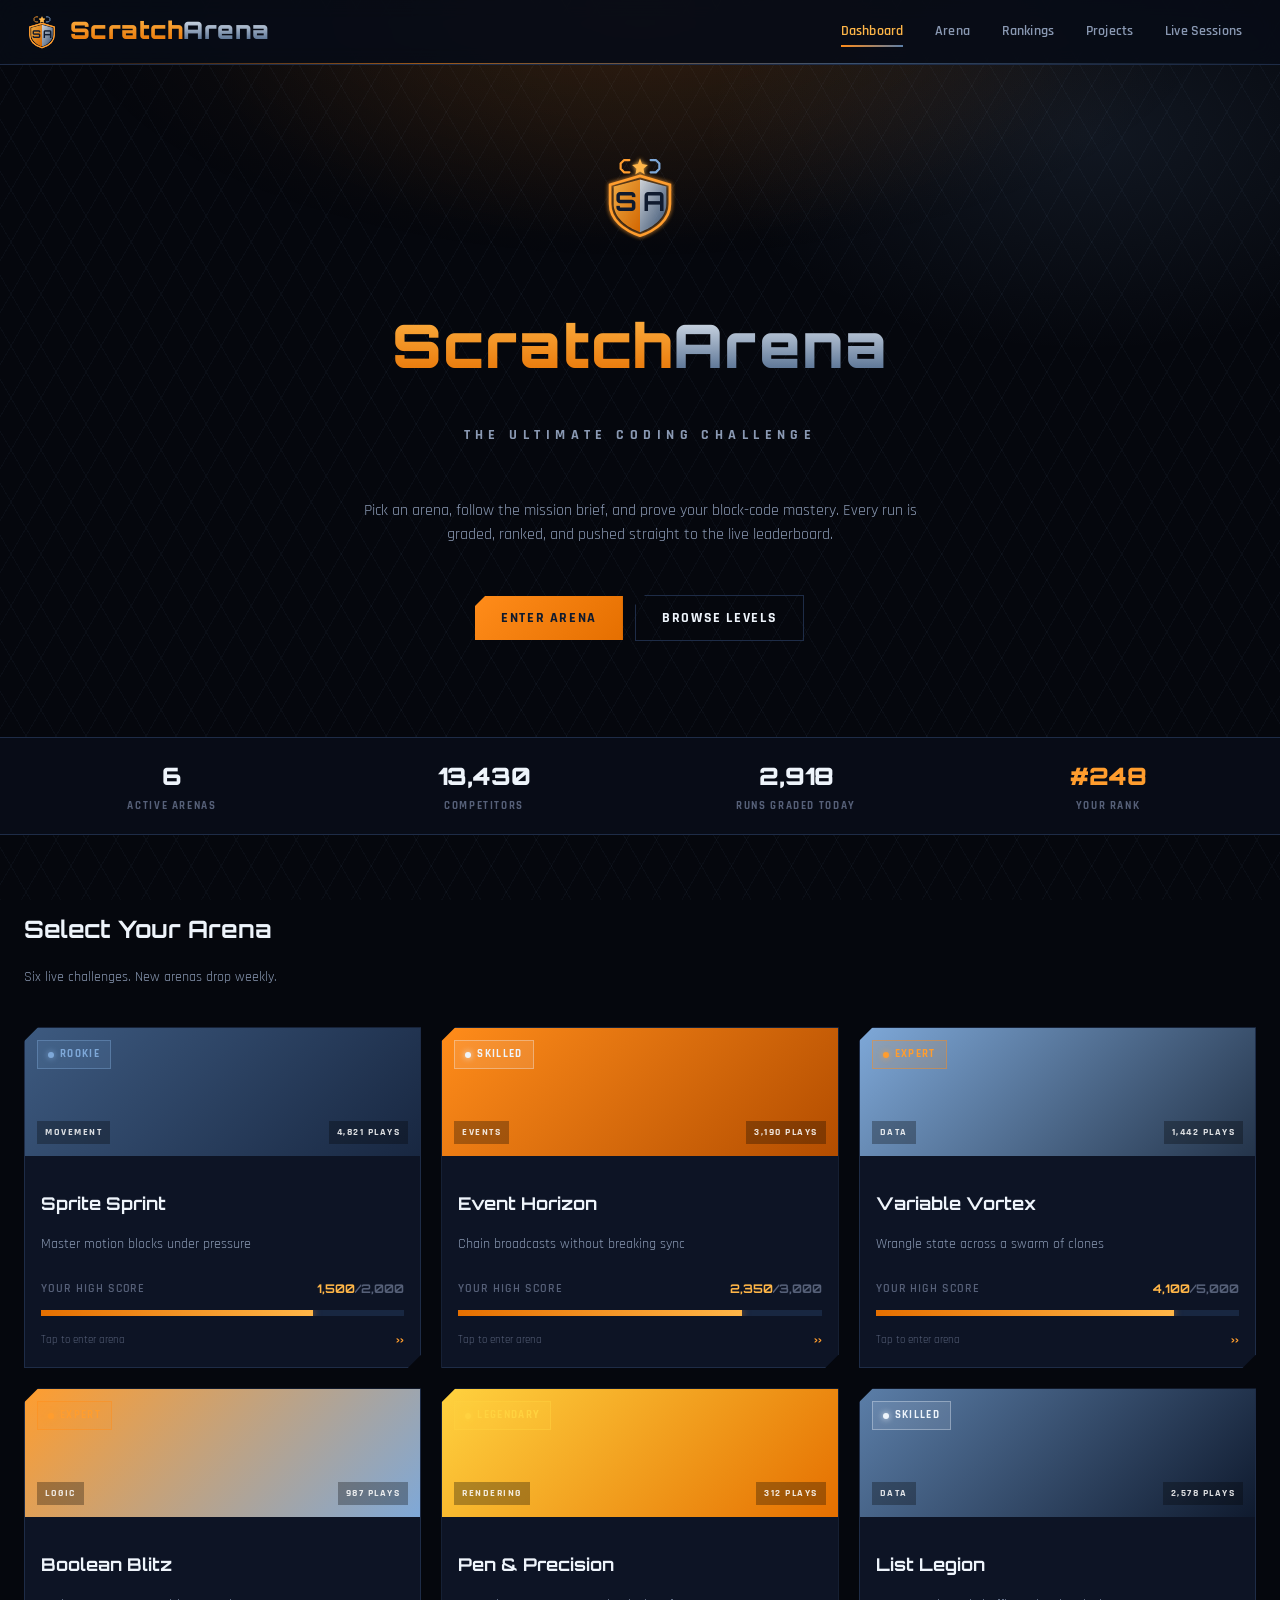
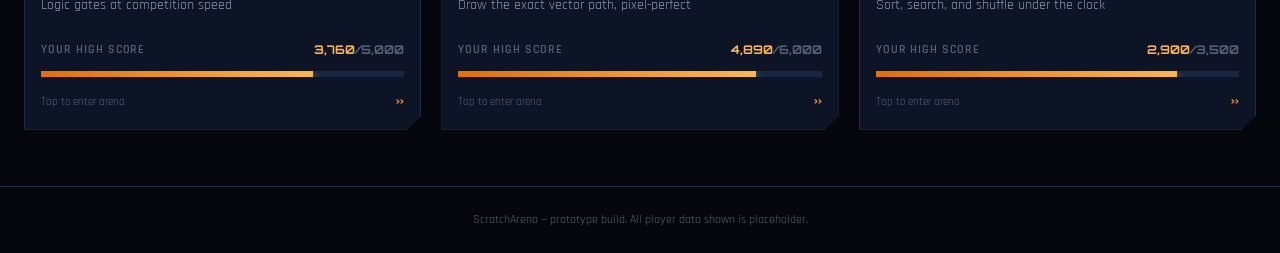
<file: Website/index.html>
<!doctype html>
<html lang="en">
<head>
  <meta charset="UTF-8" />
  <meta name="viewport" content="width=device-width, initial-scale=1.0" />
  <title>ScratchArena — The Ultimate Coding Challenge</title>
  <meta name="description" content="A gamified competitive learning platform for Scratch. Battle through coding arenas, climb the leaderboard, and prove your block-code mastery." />

  <link rel="preconnect" href="https://fonts.googleapis.com" />
  <link rel="preconnect" href="https://fonts.gstatic.com" crossorigin />
  <link href="https://fonts.googleapis.com/css2?family=Orbitron:wght@500;700;800;900&family=Rajdhani:wght@400;500;600;700&display=swap" rel="stylesheet" />

  <link rel="stylesheet" href="css/style.css" />
</head>
<body>
  <div class="sa-bg-field"></div>
  <div id="navbar-root"></div>

  <main>
    <section class="hero">
      <div class="hero-inner">
        <div class="fade-in-up">
          <div style="display:flex; justify-content:center;">
            <!-- logo injected by dashboard.js -->
            <div id="hero-logo"></div>
          </div>
        </div>
        <div class="fade-in-up" style="animation-delay:0.08s;">
          <h1 class="hero-title font-display">
            <span class="grad-text-orange">Scratch</span><span class="grad-text-steel">Arena</span>
          </h1>
          <p class="hero-sub">The Ultimate Coding Challenge</p>
        </div>
        <p class="hero-desc fade-in-up" style="animation-delay:0.16s;">
          Pick an arena, follow the mission brief, and prove your block-code mastery.
          Every run is graded, ranked, and pushed straight to the live leaderboard.
        </p>
        <div class="hero-actions fade-in-up" style="animation-delay:0.24s;">
          <a href="arena.html?level=1" class="btn btn-primary clip-btn">Enter Arena</a>
          <a href="#levels" class="btn btn-outline clip-btn">Browse Levels</a>
        </div>
      </div>
    </section>

    <section class="stats-strip">
      <div class="container stats-grid" id="stats-grid"></div>
    </section>

    <section class="section container" id="levels">
      <div class="section-header">
        <div>
          <h2 class="section-title">Select Your Arena</h2>
          <p class="section-desc">Six live challenges. New arenas drop weekly.</p>
        </div>
      </div>
      <div class="level-grid" id="level-grid"></div>
    </section>
  </main>

  <div id="footer-root"></div>

  <script src="js/data.js"></script>
  <script src="js/extensionApi.js"></script>
  <script src="js/components.js"></script>
  <script src="js/dashboard.js"></script>
</body>
</html>
</file>
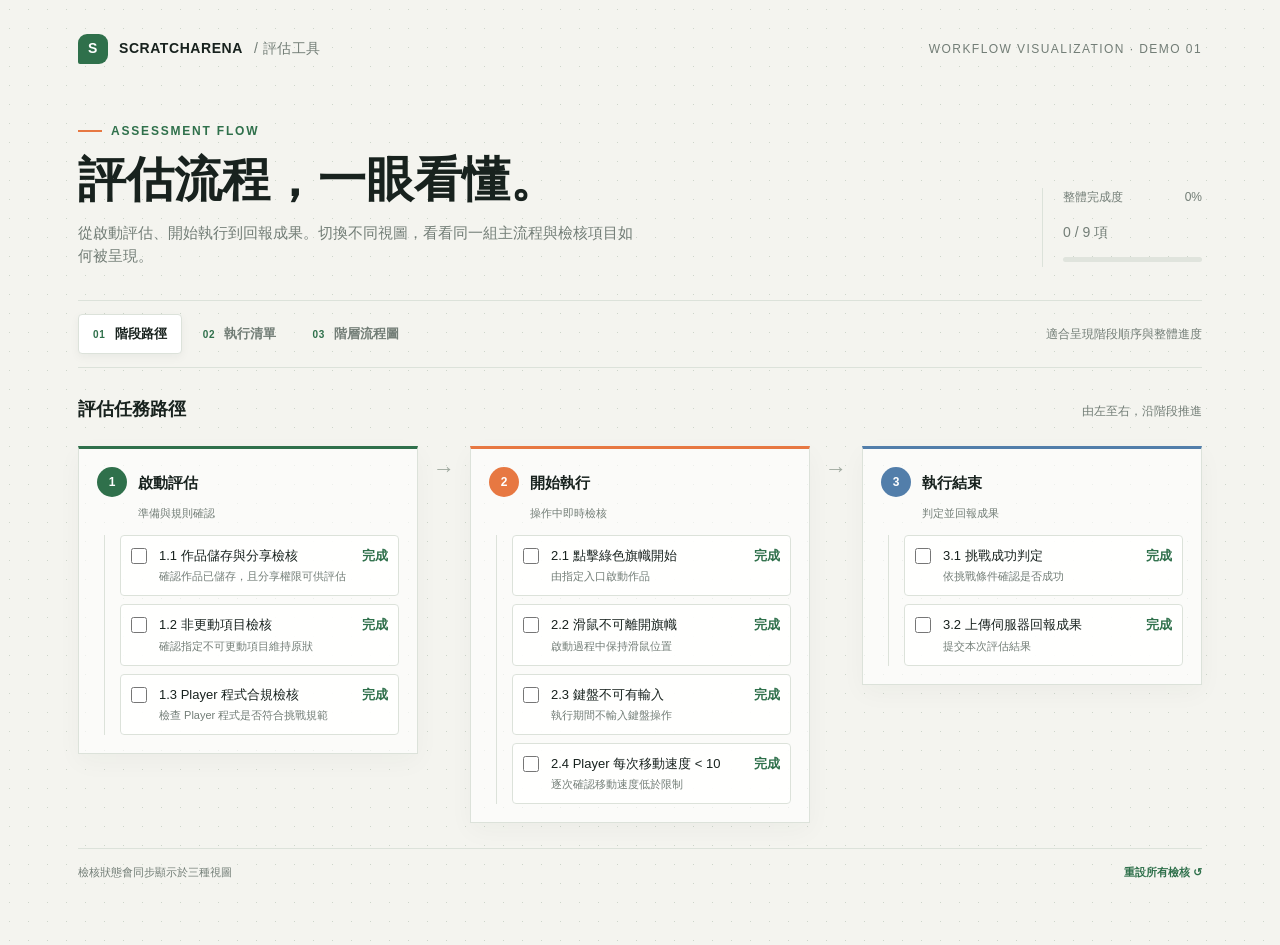
<file: Testing/TestProgressVis.html>
<!doctype html>
<html lang="zh-Hant">
<head>
	<meta charset="utf-8">
	<meta name="viewport" content="width=device-width, initial-scale=1">
	<meta name="theme-color" content="#f4f4ef">
	<title>ScratchArena｜評估流程視覺化</title>
	<style>
		:root {
			color-scheme: light;
			--paper: #f4f4ef;
			--surface: #fff;
			--ink: #18221e;
			--muted: #727d76;
			--line: #dce2da;
			--green: #2f704b;
			--green-soft: #e5f1e7;
			--orange: #e77842;
			--orange-soft: #fff0e8;
			--blue: #527eaa;
			--blue-soft: #eaf1f8;
			--shadow: 0 16px 42px rgba(27, 43, 34, .08);
		}
		* { box-sizing: border-box; }
		body {
			margin: 0;
			min-width: 320px;
			min-height: 100vh;
			color: var(--ink);
			background-color: var(--paper);
			background-image: radial-gradient(#cdd5ca 0.75px, transparent 0.75px);
			background-size: 19px 19px;
			font-family: "Aptos", "Microsoft JhengHei UI", "Noto Sans TC", sans-serif;
			line-height: 1.55;
		}
		button { font: inherit; }
		.page { max-width: 1180px; margin: 0 auto; padding: 34px 28px 64px; }
		.topbar { display: flex; align-items: center; justify-content: space-between; gap: 16px; margin-bottom: 58px; }
		.brand { display: flex; align-items: center; gap: 11px; font-size: 14px; font-weight: 800; letter-spacing: .04em; white-space: nowrap; }
		.brand-mark { display: grid; width: 30px; height: 30px; place-items: center; color: white; background: var(--green); border-radius: 9px 9px 9px 2px; font-size: 14px; }
		.top-note { color: var(--muted); font-size: 12px; letter-spacing: .12em; text-transform: uppercase; }
		.intro { display: grid; grid-template-columns: 1fr auto; align-items: end; gap: 30px; margin-bottom: 33px; }
		.eyebrow { display: flex; align-items: center; gap: 9px; margin: 0 0 12px; color: var(--green); font-size: 12px; font-weight: 800; letter-spacing: .15em; }
		.eyebrow::before { width: 24px; height: 2px; background: var(--orange); content: ""; }
		h1 { margin: 0; font-size: clamp(30px, 5vw, 48px); line-height: 1.13; letter-spacing: 0; }
		.lede { max-width: 560px; margin: 14px 0 0; color: var(--muted); font-size: 15px; }
		.overall { min-width: 160px; padding: 0 0 5px 20px; border-left: 1px solid var(--line); }
		.overall-label { display: flex; justify-content: space-between; color: var(--muted); font-size: 12px; }
		.overall-count { margin-top: 2px; font-size: 25px; font-weight: 800; font-variant-numeric: tabular-nums; }
		.overall-count span { color: var(--muted); font-size: 14px; font-weight: 500; }
		.progress-track { height: 5px; margin-top: 10px; overflow: hidden; background: #e0e4dd; border-radius: 5px; }
		.progress-fill { width: 0; height: 100%; background: var(--green); transition: width .35s ease; }
		.viewbar { display: flex; align-items: center; justify-content: space-between; gap: 20px; padding: 13px 0; border-top: 1px solid var(--line); border-bottom: 1px solid var(--line); }
		.tabs { display: flex; flex-wrap: wrap; gap: 6px; }
		.tab { display: inline-flex; align-items: center; gap: 9px; min-height: 40px; padding: 0 14px; color: var(--muted); background: transparent; border: 1px solid transparent; border-radius: 4px; cursor: pointer; font-size: 13px; font-weight: 700; transition: .2s ease; }
		.tab:hover { color: var(--ink); background: rgba(255,255,255,.7); }
		.tab[aria-selected="true"] { color: var(--ink); background: white; border-color: var(--line); box-shadow: 0 3px 10px rgba(27,43,34,.05); }
		.tab-num { color: var(--green); font-size: 10px; font-weight: 800; letter-spacing: .08em; }
		.view-hint { color: var(--muted); font-size: 12px; text-align: right; }
		.canvas { min-height: 430px; padding: 28px 0 0; animation: arrive .35s ease both; }
		@keyframes arrive { from { opacity: .3; transform: translateY(5px); } to { opacity: 1; transform: translateY(0); } }
		.view-heading { display: flex; align-items: baseline; justify-content: space-between; gap: 16px; margin-bottom: 22px; }
		.view-heading h2 { margin: 0; font-size: 18px; }
		.view-heading p { margin: 0; color: var(--muted); font-size: 12px; }
		.phase-title { display: flex; align-items: center; gap: 11px; margin: 0 0 13px; font-size: 15px; }
		.phase-index { display: grid; width: 30px; height: 30px; flex: 0 0 30px; place-items: center; color: white; background: var(--green); border-radius: 50%; font-size: 12px; font-weight: 800; }
		.phase-index.orange { background: var(--orange); }
		.phase-index.blue { background: var(--blue); }
		.subtasks { display: grid; gap: 8px; }
		.task { display: flex; align-items: flex-start; gap: 12px; min-height: 48px; padding: 12px 14px; background: rgba(255,255,255,.84); border: 1px solid var(--line); border-radius: 4px; cursor: pointer; transition: border-color .18s ease, background .18s ease, transform .18s ease; }
		.task:hover { border-color: #aab9ab; transform: translateY(-1px); }
		.task input { width: 16px; height: 16px; flex: 0 0 16px; margin: 2px 0 0; accent-color: var(--green); cursor: pointer; }
		.task span { font-size: 13px; }
		.task small { display: block; margin-top: 2px; color: var(--muted); font-size: 11px; }
		.task:has(input:checked) { color: #66746a; background: #f2f7f2; }
		.task:has(input:checked) > span { text-decoration: line-through; text-decoration-color: #a8b3aa; }
		.complete-tag { margin-left: auto; color: var(--green); font-size: 10px; font-weight: 800; white-space: nowrap; }
		.connector { position: relative; width: 1px; height: 34px; margin: 0 auto; background: var(--line); }
		.connector::after { position: absolute; right: -3px; bottom: 0; width: 6px; height: 6px; border-right: 1px solid #aeb9af; border-bottom: 1px solid #aeb9af; content: ""; transform: rotate(45deg); }

		/* View 1: connected stage cards */
		.roadmap { display: grid; grid-template-columns: 1fr 52px 1fr 52px 1fr; align-items: start; }
		.roadmap-stage { min-width: 0; padding: 18px; background: rgba(255,255,255,.62); border: 1px solid var(--line); border-top: 3px solid var(--green); box-shadow: 0 8px 24px rgba(27,43,34,.035); }
		.roadmap-stage:nth-of-type(2) { border-top-color: var(--orange); }
		.roadmap-stage:nth-of-type(3) { border-top-color: var(--blue); }
		.roadmap .subtasks { margin-left: 7px; padding-left: 15px; border-left: 1px solid var(--line); }
		.roadmap .task { padding: 10px; }
		.road-link { display: flex; align-items: center; justify-content: center; height: 45px; color: #a0aaa0; font-size: 22px; }
		.stage-meta { margin: -5px 0 13px 41px; color: var(--muted); font-size: 11px; }
		.roadmap-stage .task { min-height: 50px; }

		/* View 2: operational checklist timeline */
		.timeline { max-width: 790px; margin: 0 auto; }
		.timeline-stage { display: grid; grid-template-columns: 43px 1fr; gap: 16px; }
		.timeline-rail { display: flex; flex-direction: column; align-items: center; }
		.timeline-rail .phase-index { position: relative; z-index: 1; width: 34px; height: 34px; flex-basis: 34px; }
		.timeline-line { width: 1px; flex: 1; min-height: 30px; background: var(--line); }
		.timeline-content { padding-bottom: 23px; }
		.timeline-content .phase-title { margin: 2px 0 12px; }
		.timeline-content .subtasks { grid-template-columns: repeat(2, minmax(0, 1fr)); }
		.timeline-content .task { min-height: 62px; }
		.timeline-content .stage-meta { margin: -8px 0 12px 41px; }

		/* View 3: hierarchy tree */
		.tree { max-width: 920px; margin: 0 auto; }
		.tree-root { display: flex; justify-content: center; margin-bottom: 24px; }
		.root-node { padding: 10px 23px; color: white; background: var(--ink); border-radius: 3px; font-size: 13px; font-weight: 800; }
		.tree-trunk { width: 1px; height: 20px; margin: -24px auto 0; background: #aeb9af; }
		.tree-branches { position: relative; display: grid; grid-template-columns: repeat(3, minmax(0, 1fr)); gap: 18px; padding-top: 21px; }
		.tree-branches::before { position: absolute; top: 0; right: 16.5%; left: 16.5%; height: 1px; background: #aeb9af; content: ""; }
		.tree-branch { position: relative; min-width: 0; padding: 0 13px 14px; background: rgba(255,255,255,.67); border: 1px solid var(--line); border-radius: 3px; }
		.tree-branch::before { position: absolute; top: -22px; left: 50%; width: 1px; height: 21px; background: #aeb9af; content: ""; }
		.tree-branch .phase-title { margin: -1px -13px 5px; padding: 13px; background: white; border-bottom: 1px solid var(--line); }
		.tree-branch .phase-index { border-radius: 4px; }
		.tree-branch .stage-meta { margin: 0 0 11px 41px; }
		.tree-branch .subtasks { gap: 5px; }
		.tree-branch .task { min-height: 39px; padding: 8px 9px; background: white; }
		.tree-branch .task span { font-size: 12px; }
		.tree-branch .task input { margin-top: 1px; }
		.tree-branch .complete-tag { display: none; }
		.tree-branch .task small { font-size: 10px; }
		.footer { display: flex; justify-content: space-between; gap: 18px; margin-top: 25px; padding-top: 15px; color: var(--muted); border-top: 1px solid var(--line); font-size: 11px; }
		.reset { padding: 0; color: var(--green); background: none; border: 0; cursor: pointer; font-size: 11px; font-weight: 800; }
		.reset:hover { color: var(--orange); }
		button:focus-visible, input:focus-visible { outline: 3px solid rgba(82,126,170,.45); outline-offset: 3px; }
		@media (max-width: 760px) {
			.page { padding: 23px 18px 42px; }
			.topbar { margin-bottom: 40px; }
			.intro { grid-template-columns: 1fr; gap: 18px; }
			.overall { display: grid; grid-template-columns: 1fr auto; align-items: center; padding: 10px 0 0; border-left: 0; border-top: 1px solid var(--line); }
			.overall-label { grid-column: 1; }
			.overall-count { grid-column: 2; grid-row: 1 / span 2; }
			.progress-track { grid-column: 1 / -1; }
			.viewbar { align-items: flex-start; flex-direction: column; gap: 8px; }
			.view-hint { text-align: left; }
			.roadmap { grid-template-columns: 1fr; gap: 0; }
			.road-link { height: 34px; transform: rotate(90deg); }
			.roadmap-stage { padding: 15px; }
			.tree-branches { grid-template-columns: 1fr; gap: 27px; padding-top: 0; }
			.tree-branches::before, .tree-trunk { display: none; }
			.tree-branch::before { top: -28px; height: 28px; }
			.tree-branch:first-child::before { display: none; }
			.tree-root { margin-bottom: 18px; }
		}
		@media (max-width: 480px) {
			.top-note { font-size: 10px; }
			.tabs { width: 100%; }
			.tab { flex: 1; justify-content: center; gap: 5px; padding: 0 7px; font-size: 12px; }
			.tab-num { display: none; }
			.timeline-stage { grid-template-columns: 34px 1fr; gap: 10px; }
			.timeline-content .subtasks { grid-template-columns: 1fr; }
			.timeline-content .task { min-height: 50px; }
			.footer { flex-direction: column; gap: 7px; }
		}
		@media (prefers-reduced-motion: reduce) {
			*, *::before, *::after { scroll-behavior: auto !important; animation-duration: .01ms !important; transition-duration: .01ms !important; }
		}
	</style>
</head>
<body>
	<main class="page">
		<header class="topbar">
			<div class="brand"><span class="brand-mark" aria-hidden="true">S</span> SCRATCHARENA <span style="color:var(--muted);font-weight:500">/ 評估工具</span></div>
			<div class="top-note">Workflow visualization · Demo 01</div>
		</header>

		<section class="intro" aria-labelledby="page-title">
			<div>
				<p class="eyebrow">ASSESSMENT FLOW</p>
				<h1 id="page-title">評估流程，一眼看懂。</h1>
				<p class="lede">從啟動評估、開始執行到回報成果。切換不同視圖，看看同一組主流程與檢核項目如何被呈現。</p>
			</div>
			<div class="overall" aria-live="polite">
				<div class="overall-label"><span>整體完成度</span><span id="progress-percent">0%</span></div>
				<div class="overall-count"><span id="done-count">0</span><span> / <span id="total-count">0</span> 項</span></div>
				<div class="progress-track" role="progressbar" aria-label="整體檢核完成度" aria-valuemin="0" aria-valuemax="0" aria-valuenow="0"><div class="progress-fill"></div></div>
			</div>
		</section>

		<nav class="viewbar" aria-label="流程視覺化方式">
			<div class="tabs" role="tablist" aria-label="選擇視覺化方式">
				<button class="tab" id="tab-roadmap" role="tab" aria-selected="true" aria-controls="view-roadmap" data-view="roadmap"><span class="tab-num">01</span>階段路徑</button>
				<button class="tab" id="tab-timeline" role="tab" aria-selected="false" aria-controls="view-timeline" data-view="timeline" tabindex="-1"><span class="tab-num">02</span>執行清單</button>
				<button class="tab" id="tab-tree" role="tab" aria-selected="false" aria-controls="view-tree" data-view="tree" tabindex="-1"><span class="tab-num">03</span>階層流程圖</button>
			</div>
			<div class="view-hint" id="view-hint">適合呈現階段順序與整體進度</div>
		</nav>

		<section class="canvas" id="view-roadmap" role="tabpanel" aria-labelledby="tab-roadmap">
			<div class="view-heading"><h2>評估任務路徑</h2><p>由左至右，沿階段推進</p></div>
			<div class="roadmap" data-flow>
				<article class="roadmap-stage" data-stage="0">
					<h3 class="phase-title"><span class="phase-index">1</span>啟動評估</h3>
					<p class="stage-meta">準備與規則確認</p>
					<div class="subtasks"></div>
				</article>
				<div class="road-link" aria-hidden="true">→</div>
				<article class="roadmap-stage" data-stage="1">
					<h3 class="phase-title"><span class="phase-index orange">2</span>開始執行</h3>
					<p class="stage-meta">操作中即時檢核</p>
					<div class="subtasks"></div>
				</article>
				<div class="road-link" aria-hidden="true">→</div>
				<article class="roadmap-stage" data-stage="2">
					<h3 class="phase-title"><span class="phase-index blue">3</span>執行結束</h3>
					<p class="stage-meta">判定並回報成果</p>
					<div class="subtasks"></div>
				</article>
			</div>
		</section>

		<section class="canvas" id="view-timeline" role="tabpanel" aria-labelledby="tab-timeline" hidden>
			<div class="view-heading"><h2>執行檢核清單</h2><p>適合逐項確認與追蹤完成狀態</p></div>
			<div class="timeline" data-flow>
				<article class="timeline-stage" data-stage="0"><div class="timeline-rail"><span class="phase-index">1</span><span class="timeline-line"></span></div><div class="timeline-content"><h3 class="phase-title">啟動評估</h3><p class="stage-meta">準備與規則確認</p><div class="subtasks"></div></div></article>
				<article class="timeline-stage" data-stage="1"><div class="timeline-rail"><span class="phase-index orange">2</span><span class="timeline-line"></span></div><div class="timeline-content"><h3 class="phase-title">開始執行</h3><p class="stage-meta">操作中即時檢核</p><div class="subtasks"></div></div></article>
				<article class="timeline-stage" data-stage="2"><div class="timeline-rail"><span class="phase-index blue">3</span></div><div class="timeline-content"><h3 class="phase-title">執行結束</h3><p class="stage-meta">判定並回報成果</p><div class="subtasks"></div></div></article>
			</div>
		</section>

		<section class="canvas" id="view-tree" role="tabpanel" aria-labelledby="tab-tree" hidden>
			<div class="view-heading"><h2>流程階層關係</h2><p>適合檢視主流程與子檢核的從屬結構</p></div>
			<div class="tree" data-flow>
				<div class="tree-root"><div class="root-node">評估流程</div></div>
				<div class="tree-trunk" aria-hidden="true"></div>
				<div class="tree-branches">
					<article class="tree-branch" data-stage="0"><h3 class="phase-title"><span class="phase-index">1</span>啟動評估</h3><p class="stage-meta">準備與規則確認</p><div class="subtasks"></div></article>
					<article class="tree-branch" data-stage="1"><h3 class="phase-title"><span class="phase-index orange">2</span>開始執行</h3><p class="stage-meta">操作中即時檢核</p><div class="subtasks"></div></article>
					<article class="tree-branch" data-stage="2"><h3 class="phase-title"><span class="phase-index blue">3</span>執行結束</h3><p class="stage-meta">判定並回報成果</p><div class="subtasks"></div></article>
				</div>
			</div>
		</section>

		<footer class="footer">
			<span>檢核狀態會同步顯示於三種視圖</span>
			<button class="reset" type="button">重設所有檢核 ↺</button>
		</footer>
	</main>
	<script>
		const workflow = [
			{ title: "1.1 作品儲存與分享檢核", note: "確認作品已儲存，且分享權限可供評估", id: "1-1" },
			{ title: "1.2 非更動項目檢核", note: "確認指定不可更動項目維持原狀", id: "1-2" },
			{ title: "1.3 Player 程式合規檢核", note: "檢查 Player 程式是否符合挑戰規範", id: "1-3" },
			{ title: "2.1 點擊綠色旗幟開始", note: "由指定入口啟動作品", id: "2-1" },
			{ title: "2.2 滑鼠不可離開旗幟", note: "啟動過程中保持滑鼠位置", id: "2-2" },
			{ title: "2.3 鍵盤不可有輸入", note: "執行期間不輸入鍵盤操作", id: "2-3" },
			{ title: "2.4 Player 每次移動速度 < 10", note: "逐次確認移動速度低於限制", id: "2-4" },
			{ title: "3.1 挑戰成功判定", note: "依挑戰條件確認是否成功", id: "3-1" },
			{ title: "3.2 上傳伺服器回報成果", note: "提交本次評估結果", id: "3-2" }
		];
		const groups = [[0, 1, 2], [3, 4, 5, 6], [7, 8]];
		const hints = {
			roadmap: "適合呈現階段順序與整體進度",
			timeline: "適合逐項確認與追蹤完成狀態",
			tree: "適合檢視主流程與子檢核的從屬結構"
		};
		const checked = new Set();
		const makeTask = (item) => {
			const label = document.createElement("label");
			label.className = "task";
			label.innerHTML = `<input type="checkbox" data-task="${item.id}" aria-label="完成：${item.title}"><span>${item.title}<small>${item.note}</small></span><span class="complete-tag" aria-hidden="true">完成</span>`;
			return label;
		};
		document.querySelectorAll("[data-flow]").forEach((flow) => {
			flow.querySelectorAll("[data-stage]").forEach((stage, index) => {
				groups[index].forEach((itemIndex) => stage.querySelector(".subtasks").append(makeTask(workflow[itemIndex])));
			});
		});
		function syncChecks() {
			document.querySelectorAll("[data-task]").forEach((input) => { input.checked = checked.has(input.dataset.task); });
			const total = workflow.length;
			const done = checked.size;
			document.querySelector("#done-count").textContent = done;
			document.querySelector("#total-count").textContent = total;
			document.querySelector("#progress-percent").textContent = `${Math.round(done / total * 100)}%`;
			document.querySelector(".progress-fill").style.width = `${done / total * 100}%`;
			document.querySelector("[role=progressbar]").setAttribute("aria-valuemax", total);
			document.querySelector("[role=progressbar]").setAttribute("aria-valuenow", done);
		}
		document.addEventListener("change", (event) => {
			if (!event.target.matches("[data-task]")) return;
			if (event.target.checked) checked.add(event.target.dataset.task);
			else checked.delete(event.target.dataset.task);
			syncChecks();
		});
		document.querySelectorAll(".tab").forEach((tab) => {
			tab.addEventListener("click", () => {
				document.querySelectorAll(".tab").forEach((other) => {
					const selected = other === tab;
					other.setAttribute("aria-selected", String(selected));
					other.tabIndex = selected ? 0 : -1;
				});
				document.querySelectorAll("[role=tabpanel]").forEach((panel) => { panel.hidden = panel.id !== tab.getAttribute("aria-controls"); });
				document.querySelector("#view-hint").textContent = hints[tab.dataset.view];
			});
		});
		document.querySelector(".tabs").addEventListener("keydown", (event) => {
			if (!["ArrowLeft", "ArrowRight"].includes(event.key)) return;
			event.preventDefault();
			const tabs = [...document.querySelectorAll(".tab")];
			const current = tabs.indexOf(document.activeElement);
			tabs[(current + (event.key === "ArrowRight" ? 1 : -1) + tabs.length) % tabs.length].focus();
			tabs[(current + (event.key === "ArrowRight" ? 1 : -1) + tabs.length) % tabs.length].click();
		});
		document.querySelector(".reset").addEventListener("click", () => { checked.clear(); syncChecks(); });
		syncChecks();
	</script>
</body>
</html>
</file>
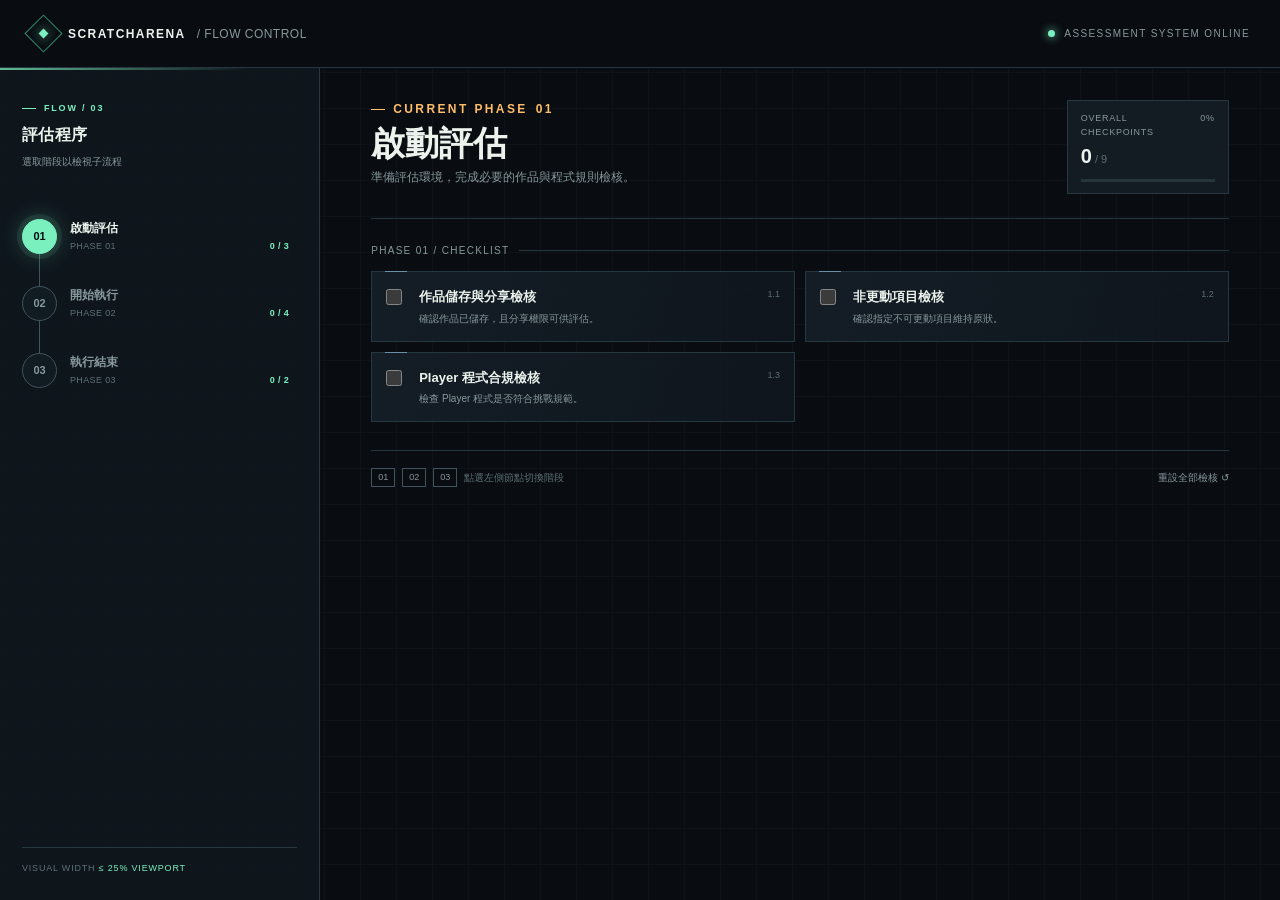
<file: Testing/TestProgressVis2.html>
<!doctype html>
<html lang="zh-Hant">
<head>
	<meta charset="utf-8">
	<meta name="viewport" content="width=device-width, initial-scale=1">
	<meta name="theme-color" content="#090d12">
	<title>ScratchArena｜窄幅流程控制台</title>
	<style>
		:root {
			color-scheme: dark;
			--void: #090d12;
			--panel: #101820;
			--panel-raised: #151f28;
			--line: #273740;
			--line-bright: #40545d;
			--text: #ecf3ed;
			--muted: #87989b;
			--dim: #5d7075;
			--mint: #7bf0bf;
			--mint-dim: #2b8c6a;
			--amber: #ffbd69;
			--coral: #ff776c;
			--ice: #9dd8f3;
			--rail-width: min(25vw, 320px);
		}
		* { box-sizing: border-box; }
		body {
			margin: 0;
			min-width: 280px;
			min-height: 100vh;
			color: var(--text);
			background-color: var(--void);
			background-image: linear-gradient(rgba(128, 169, 172, .035) 1px, transparent 1px), linear-gradient(90deg, rgba(128, 169, 172, .035) 1px, transparent 1px);
			background-size: 36px 36px;
			font-family: "Aptos", "Microsoft JhengHei UI", "Noto Sans TC", sans-serif;
			line-height: 1.5;
		}
		button { color: inherit; font: inherit; }
		button:focus-visible, input:focus-visible { outline: 2px solid var(--mint); outline-offset: 3px; }
		.app { min-height: 100vh; }
		.topbar {
			display: flex;
			min-height: 68px;
			align-items: center;
			justify-content: space-between;
			gap: 18px;
			padding: 0 30px;
			background: rgba(9, 13, 18, .92);
			border-bottom: 1px solid var(--line);
		}
		.brand { display: flex; align-items: center; gap: 11px; font-size: 12px; font-weight: 800; letter-spacing: .12em; white-space: nowrap; }
		.brand-symbol { position: relative; display: grid; width: 27px; height: 27px; place-items: center; color: var(--mint); border: 1px solid var(--mint-dim); transform: rotate(45deg); }
		.brand-symbol::after { width: 7px; height: 7px; background: var(--mint); box-shadow: 0 0 12px rgba(123,240,191,.75); content: ""; }
		.brand-symbol span { position: absolute; inset: 0; transform: rotate(-45deg); }
		.system-state { display: flex; align-items: center; gap: 9px; color: var(--muted); font-size: 10px; letter-spacing: .14em; text-transform: uppercase; }
		.live-dot { width: 7px; height: 7px; background: var(--mint); border-radius: 50%; box-shadow: 0 0 10px var(--mint); animation: blink 2.2s ease-in-out infinite; }
		@keyframes blink { 50% { opacity: .35; box-shadow: 0 0 2px var(--mint); } }
		.layout { display: grid; min-height: calc(100vh - 68px); grid-template-columns: var(--rail-width) minmax(0, 1fr); }
		.journey {
			position: relative;
			width: var(--rail-width);
			min-width: 0;
			padding: 34px 22px 28px;
			background: rgba(15, 23, 30, .88);
			border-right: 1px solid var(--line);
			overflow: hidden;
		}
		.journey::before { position: absolute; top: 0; right: 0; left: 0; height: 2px; background: linear-gradient(90deg, var(--mint), transparent 78%); content: ""; opacity: .75; }
		.rail-heading { margin-bottom: 43px; }
		.kicker { display: flex; align-items: center; gap: 8px; margin: 0 0 7px; color: var(--mint); font-size: 9px; font-weight: 800; letter-spacing: .2em; }
		.kicker::before { width: 14px; height: 1px; background: currentColor; content: ""; }
		.rail-heading h1 { margin: 0; font-size: 16px; font-weight: 650; letter-spacing: .02em; }
		.rail-caption { margin: 7px 0 0; color: var(--muted); font-size: 10px; }
		.stage-list { position: relative; display: grid; gap: 18px; }
		.rail-line { position: absolute; z-index: 0; top: 22px; bottom: 22px; left: 17px; width: 1px; overflow: hidden; background: var(--line-bright); }
		.rail-line::after { position: absolute; top: -30%; left: -1px; width: 3px; height: 30%; background: var(--mint); box-shadow: 0 0 9px var(--mint); content: ""; animation: trace 4.5s ease-in-out infinite; }
		@keyframes trace { to { transform: translateY(430%); } }
		.stage-button {
			position: relative;
			z-index: 1;
			display: grid;
			width: 100%;
			min-width: 0;
			grid-template-columns: 36px minmax(0, 1fr);
			align-items: center;
			gap: 12px;
			padding: 7px 8px 7px 0;
			text-align: left;
			background: transparent;
			border: 0;
			cursor: pointer;
		}
		.stage-node { display: grid; width: 35px; height: 35px; place-items: center; color: var(--muted); background: #111b22; border: 1px solid var(--line-bright); border-radius: 50%; font-size: 11px; font-weight: 800; transition: .25s ease; }
		.stage-button:hover .stage-node { color: var(--mint); border-color: var(--mint-dim); }
		.stage-button[aria-current="step"] .stage-node { color: var(--void); background: var(--mint); border-color: var(--mint); box-shadow: 0 0 0 5px rgba(123,240,191,.09), 0 0 22px rgba(123,240,191,.3); }
		.stage-copy { min-width: 0; }
		.stage-name { display: block; overflow-wrap: anywhere; color: var(--muted); font-size: 12px; font-weight: 700; transition: color .2s ease; }
		.stage-button[aria-current="step"] .stage-name { color: var(--text); }
		.stage-meta { display: flex; justify-content: space-between; gap: 5px; margin-top: 3px; color: var(--dim); font-size: 9px; letter-spacing: .04em; }
		.stage-meta strong { color: var(--mint); font-weight: 600; }
		.rail-foot { position: absolute; right: 22px; bottom: 25px; left: 22px; padding-top: 14px; color: var(--dim); border-top: 1px solid var(--line); font-size: 9px; letter-spacing: .09em; }
		.rail-foot span { color: var(--mint); }
		.content { min-width: 0; padding: 32px clamp(18px, 4vw, 58px) 48px; }
		.content-head { display: flex; align-items: flex-start; justify-content: space-between; gap: 24px; padding-bottom: 24px; border-bottom: 1px solid var(--line); }
		.content-title { min-width: 0; }
		.content-title .kicker { color: var(--amber); }
		.content-title h2 { margin: 5px 0 4px; font-size: clamp(23px, 3vw, 34px); line-height: 1.2; letter-spacing: 0; }
		.content-title p { margin: 0; color: var(--muted); font-size: 12px; }
		.progress-box { width: 162px; flex: 0 0 162px; padding: 11px 13px; background: rgba(21,31,40,.82); border: 1px solid var(--line); }
		.progress-label { display: flex; justify-content: space-between; color: var(--muted); font-size: 9px; letter-spacing: .08em; }
		.progress-number { margin-top: 2px; font-size: 20px; font-variant-numeric: tabular-nums; font-weight: 700; }
		.progress-number small { color: var(--dim); font-size: 11px; font-weight: 500; }
		.progress-track { height: 3px; margin-top: 8px; background: #26343b; }
		.progress-fill { width: 0; height: 100%; background: var(--mint); box-shadow: 0 0 9px rgba(123,240,191,.55); transition: width .35s ease; }
		.phase-overline { display: flex; align-items: center; gap: 10px; margin: 24px 0 13px; color: var(--muted); font-size: 10px; letter-spacing: .13em; }
		.phase-overline::after { height: 1px; flex: 1; background: var(--line); content: ""; }
		.checklist { display: grid; grid-template-columns: repeat(2, minmax(0, 1fr)); gap: 10px; }
		.task {
			position: relative;
			display: grid;
			min-width: 0;
			grid-template-columns: 22px minmax(0, 1fr) auto;
			align-items: start;
			gap: 11px;
			padding: 15px 14px;
			background: linear-gradient(105deg, rgba(21,31,40,.92), rgba(16,24,32,.76));
			border: 1px solid var(--line);
			cursor: pointer;
			transition: border-color .2s ease, background .2s ease, transform .2s ease;
		}
		.task::before { position: absolute; top: -1px; left: 13px; width: 22px; height: 1px; background: var(--ice); content: ""; opacity: .55; }
		.task:hover { background: var(--panel-raised); border-color: var(--line-bright); transform: translateY(-2px); }
		.task input { width: 16px; height: 16px; margin: 2px 0 0; accent-color: var(--mint); cursor: pointer; }
		.task-title { display: block; color: var(--text); font-size: 13px; font-weight: 650; overflow-wrap: anywhere; }
		.task-note { display: block; margin-top: 4px; color: var(--muted); font-size: 10px; overflow-wrap: anywhere; }
		.task-code { padding-top: 1px; color: var(--dim); font-size: 9px; font-variant-numeric: tabular-nums; }
		.task:has(input:checked) { border-color: rgba(123,240,191,.44); }
		.task:has(input:checked) .task-title { color: #b1c8bd; }
		.task:has(input:checked) .task-code { color: var(--mint); }
		.task:has(input:checked)::before { background: var(--mint); opacity: 1; }
		.empty-stage { display: none; min-height: 180px; place-items: center; color: var(--muted); border: 1px dashed var(--line-bright); font-size: 12px; }
		.bottomline { display: flex; flex-wrap: wrap; align-items: center; justify-content: space-between; gap: 14px; margin-top: 28px; padding-top: 14px; color: var(--dim); border-top: 1px solid var(--line); font-size: 10px; }
		.key-hint { display: inline-flex; align-items: center; gap: 7px; }
		.key { padding: 2px 6px; color: var(--muted); border: 1px solid var(--line-bright); font-size: 9px; }
		.reset { padding: 5px 0; color: var(--muted); background: none; border: 0; cursor: pointer; font-size: 10px; }
		.reset:hover { color: var(--mint); }
		.content.refresh { animation: reveal .32s ease both; }
		@keyframes reveal { from { opacity: .3; transform: translateY(7px); } to { opacity: 1; transform: translateY(0); } }
		@media (max-width: 760px) {
			:root { --rail-width: 25vw; }
			.topbar { min-height: 58px; padding: 0 14px; }
			.system-state { font-size: 8px; letter-spacing: .08em; }
			.layout { min-height: calc(100vh - 58px); }
			.journey { padding: 23px 7px; }
			.rail-heading { margin-bottom: 30px; }
			.rail-heading h1 { font-size: 12px; }
			.rail-caption, .stage-copy, .rail-foot { display: none; }
			.kicker { gap: 4px; font-size: 7px; letter-spacing: .1em; }
			.kicker::before { width: 8px; }
			.stage-list { gap: 20px; }
			.rail-line { left: 14px; }
			.stage-button { display: flex; justify-content: center; padding: 4px 0; }
			.stage-node { width: 29px; height: 29px; flex: 0 0 29px; font-size: 9px; }
			.content { padding: 22px 14px 35px; }
			.content-head { flex-direction: column; gap: 16px; }
			.progress-box { width: 100%; flex-basis: auto; }
			.progress-label { font-size: 8px; }
			.progress-number { position: absolute; margin: -2px 0 0 55px; font-size: 17px; }
			.progress-number small { font-size: 10px; }
			.progress-track { margin-top: 8px; }
			.checklist { grid-template-columns: 1fr; gap: 7px; }
			.task { grid-template-columns: 19px minmax(0, 1fr) auto; gap: 8px; padding: 12px 10px; }
			.task-title { font-size: 12px; }
			.task-note { font-size: 9px; }
		}
		@media (prefers-reduced-motion: reduce) {
			*, *::before, *::after { scroll-behavior: auto !important; animation-duration: .01ms !important; animation-iteration-count: 1 !important; transition-duration: .01ms !important; }
		}
	</style>
</head>
<body>
	<div class="app">
		<header class="topbar">
			<div class="brand"><span class="brand-symbol" aria-hidden="true"><span></span></span>SCRATCHARENA <span style="color:var(--muted);font-weight:500;letter-spacing:.04em">/ FLOW CONTROL</span></div>
			<div class="system-state"><span class="live-dot" aria-hidden="true"></span>ASSESSMENT SYSTEM ONLINE</div>
		</header>
		<main class="layout">
			<aside class="journey" aria-label="評估流程階段導覽">
				<div class="rail-heading">
					<p class="kicker">FLOW / 03</p>
					<h1>評估程序</h1>
					<p class="rail-caption">選取階段以檢視子流程</p>
				</div>
				<nav class="stage-list" aria-label="流程階段">
					<div class="rail-line" aria-hidden="true"></div>
					<button class="stage-button" type="button" data-stage="0" aria-current="step" aria-label="第 1 階段：啟動評估">
						<span class="stage-node">01</span><span class="stage-copy"><span class="stage-name">啟動評估</span><span class="stage-meta"><span>PHASE 01</span><strong data-stage-count="0">0 / 3</strong></span></span>
					</button>
					<button class="stage-button" type="button" data-stage="1" aria-label="第 2 階段：開始執行">
						<span class="stage-node">02</span><span class="stage-copy"><span class="stage-name">開始執行</span><span class="stage-meta"><span>PHASE 02</span><strong data-stage-count="1">0 / 4</strong></span></span>
					</button>
					<button class="stage-button" type="button" data-stage="2" aria-label="第 3 階段：執行結束">
						<span class="stage-node">03</span><span class="stage-copy"><span class="stage-name">執行結束</span><span class="stage-meta"><span>PHASE 03</span><strong data-stage-count="2">0 / 2</strong></span></span>
					</button>
				</nav>
				<div class="rail-foot">VISUAL WIDTH <span>≤ 25% VIEWPORT</span></div>
			</aside>

			<section class="content" aria-live="polite" aria-labelledby="phase-title">
				<header class="content-head">
					<div class="content-title">
						<p class="kicker">CURRENT PHASE <span id="phase-number">01</span></p>
						<h2 id="phase-title">啟動評估</h2>
						<p id="phase-description">準備評估環境，完成必要的作品與程式規則檢核。</p>
					</div>
					<div class="progress-box" role="group" aria-label="整體檢核完成進度">
						<div class="progress-label"><span>OVERALL CHECKPOINTS</span><span id="progress-percent">0%</span></div>
						<div class="progress-number"><span id="done-count">0</span><small> / <span id="total-count">9</span></small></div>
						<div class="progress-track" role="progressbar" aria-label="檢核完成度" aria-valuemin="0" aria-valuemax="9" aria-valuenow="0"><div class="progress-fill"></div></div>
					</div>
				</header>
				<div class="phase-overline"><span id="checklist-title">PHASE 01 / CHECKLIST</span></div>
				<div class="checklist" id="checklist"></div>
				<div class="empty-stage">此階段尚無檢核項目</div>
				<footer class="bottomline">
					<span class="key-hint"><span class="key">01</span><span class="key">02</span><span class="key">03</span> 點選左側節點切換階段</span>
					<button class="reset" type="button">重設全部檢核 ↺</button>
				</footer>
			</section>
		</main>
	</div>
	<script>
		const phases = [
			{
				title: "啟動評估",
				description: "準備評估環境，完成必要的作品與程式規則檢核。",
				items: [
					["1.1", "作品儲存與分享檢核", "確認作品已儲存，且分享權限可供評估。"],
					["1.2", "非更動項目檢核", "確認指定不可更動項目維持原狀。"],
					["1.3", "Player 程式合規檢核", "檢查 Player 程式是否符合挑戰規範。"]
				]
			},
			{
				title: "開始執行",
				description: "依照操作規範開始挑戰，並持續確認執行條件。",
				items: [
					["2.1", "點擊綠色旗幟開始", "由指定入口啟動作品。"],
					["2.2", "滑鼠不可離開旗幟", "啟動過程中保持滑鼠位置。"],
					["2.3", "鍵盤不可有輸入", "執行期間不輸入鍵盤操作。"],
					["2.4", "Player 每次移動速度 < 10", "逐次確認移動速度低於限制。"]
				]
			},
			{
				title: "執行結束",
				description: "根據挑戰結果完成成功判定，並將成果回報伺服器。",
				items: [
					["3.1", "挑戰成功判定", "依挑戰條件確認是否成功。"],
					["3.2", "上傳伺服器回報成果", "提交本次評估結果。"]
				]
			}
		];
		const completed = new Set();
		let activeStage = 0;
		const checklist = document.querySelector("#checklist");

		function renderStage(index) {
			activeStage = index;
			const phase = phases[index];
			document.querySelectorAll(".stage-button").forEach((button) => {
				if (Number(button.dataset.stage) === index) button.setAttribute("aria-current", "step");
				else button.removeAttribute("aria-current");
			});
			document.querySelector("#phase-number").textContent = String(index + 1).padStart(2, "0");
			document.querySelector("#phase-title").textContent = phase.title;
			document.querySelector("#phase-description").textContent = phase.description;
			document.querySelector("#checklist-title").textContent = `PHASE 0${index + 1} / CHECKLIST`;
			checklist.replaceChildren(...phase.items.map(([code, title, note]) => {
				const label = document.createElement("label");
				label.className = "task";
				label.innerHTML = `<input type="checkbox" data-code="${code}" aria-label="完成 ${code} ${title}"><span><span class="task-title">${title}</span><span class="task-note">${note}</span></span><span class="task-code">${code}</span>`;
				label.querySelector("input").checked = completed.has(code);
				return label;
			}));
			const content = document.querySelector(".content");
			content.classList.remove("refresh");
			requestAnimationFrame(() => content.classList.add("refresh"));
		}

		function syncProgress() {
			const total = phases.reduce((sum, phase) => sum + phase.items.length, 0);
			const done = completed.size;
			document.querySelector("#done-count").textContent = done;
			document.querySelector("#total-count").textContent = total;
			document.querySelector("#progress-percent").textContent = `${Math.round(done / total * 100)}%`;
			document.querySelector(".progress-fill").style.width = `${done / total * 100}%`;
			document.querySelector("[role=progressbar]").setAttribute("aria-valuenow", done);
			phases.forEach((phase, index) => {
				const stageDone = phase.items.filter(([code]) => completed.has(code)).length;
				document.querySelector(`[data-stage-count="${index}"]`).textContent = `${stageDone} / ${phase.items.length}`;
			});
		}

		document.querySelectorAll(".stage-button").forEach((button) => {
			button.addEventListener("click", () => renderStage(Number(button.dataset.stage)));
		});
		document.querySelector(".stage-list").addEventListener("keydown", (event) => {
			if (!["ArrowDown", "ArrowUp"].includes(event.key)) return;
			event.preventDefault();
			const next = (activeStage + (event.key === "ArrowDown" ? 1 : -1) + phases.length) % phases.length;
			const button = document.querySelector(`.stage-button[data-stage="${next}"]`);
			button.focus();
			button.click();
		});
		document.addEventListener("change", (event) => {
			if (!event.target.matches("[data-code]")) return;
			if (event.target.checked) completed.add(event.target.dataset.code);
			else completed.delete(event.target.dataset.code);
			syncProgress();
		});
		document.querySelector(".reset").addEventListener("click", () => {
			completed.clear();
			renderStage(activeStage);
			syncProgress();
		});
		renderStage(0);
		syncProgress();
	</script>
</body>
</html>
</file>
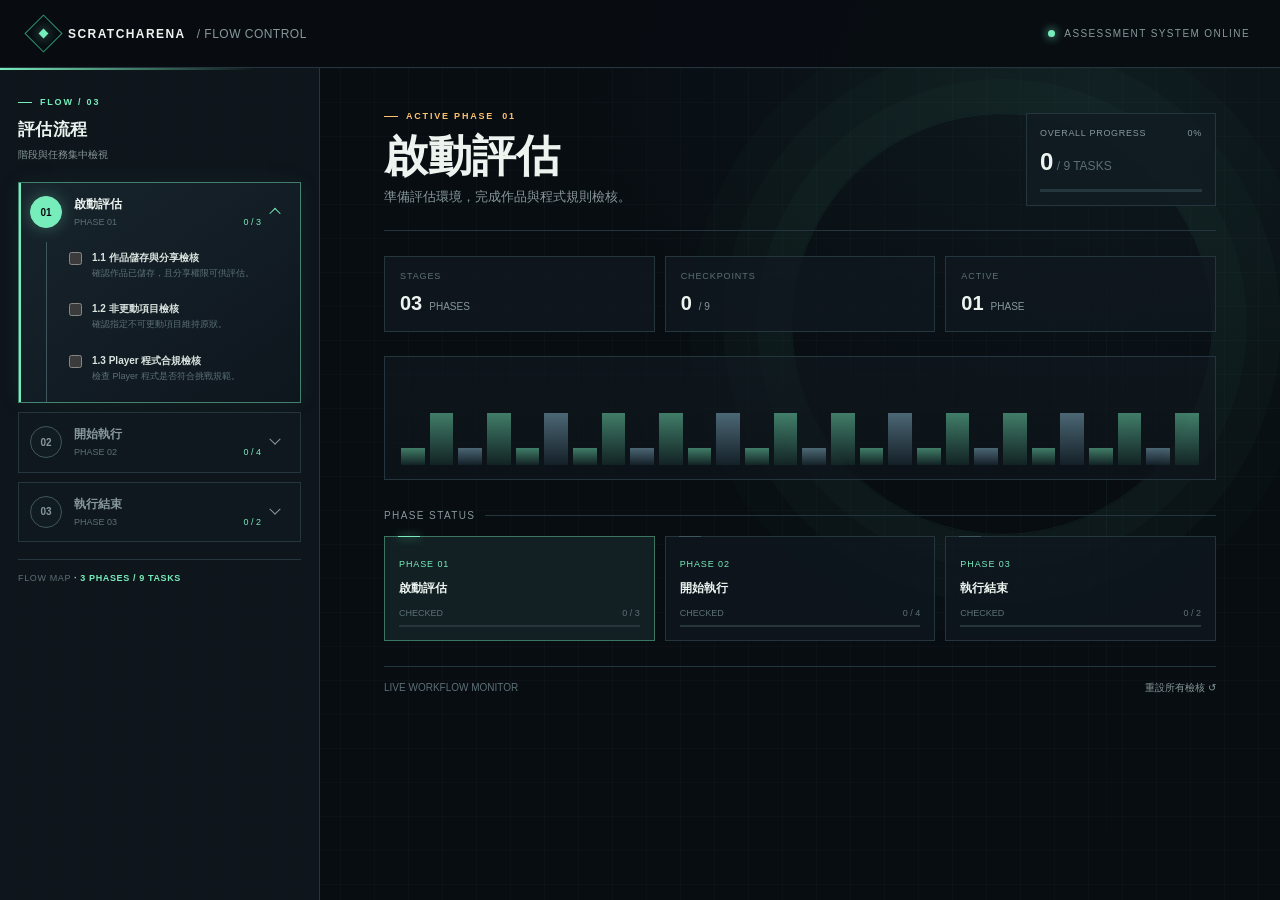
<file: Testing/TestProgressVis3.html>
<!doctype html>
<html lang="zh-Hant">
<head>
	<meta charset="utf-8">
	<meta name="viewport" content="width=device-width, initial-scale=1">
	<meta name="theme-color" content="#080d12">
	<title>ScratchArena｜展開式評估流程</title>
	<style>
		:root {
			color-scheme: dark;
			--void: #080d12;
			--panel: #101820;
			--panel-high: #16222a;
			--line: #25353d;
			--line-hi: #40565e;
			--text: #edf4ef;
			--muted: #87989a;
			--dim: #5c7076;
			--mint: #78edbc;
			--mint-dim: #2d9470;
			--amber: #ffc06e;
			--ice: #a3d9f2;
			--rail: clamp(280px, 25vw, 360px);
		}
		* { box-sizing: border-box; }
		body {
			margin: 0;
			min-width: 300px;
			min-height: 100vh;
			color: var(--text);
			background-color: var(--void);
			background-image: linear-gradient(rgba(128,169,172,.028) 1px, transparent 1px), linear-gradient(90deg, rgba(128,169,172,.028) 1px, transparent 1px), radial-gradient(ellipse 55% 55% at 85% 10%, rgba(55,114,111,.13), transparent 72%);
			background-size: 34px 34px, 34px 34px, auto;
			font-family: "Aptos", "Microsoft JhengHei UI", "Noto Sans TC", sans-serif;
			line-height: 1.5;
		}
		button { color: inherit; font: inherit; }
		button:focus-visible, input:focus-visible { outline: 2px solid var(--mint); outline-offset: 3px; }
		.app { min-height: 100vh; }
		.topbar { display: flex; min-height: 68px; align-items: center; justify-content: space-between; gap: 18px; padding: 0 30px; background: rgba(8,13,18,.92); border-bottom: 1px solid var(--line); }
		.brand { display: flex; align-items: center; gap: 11px; font-size: 12px; font-weight: 800; letter-spacing: .12em; white-space: nowrap; }
		.brand-mark { display: grid; width: 27px; height: 27px; place-items: center; color: var(--mint); border: 1px solid var(--mint-dim); transform: rotate(45deg); }
		.brand-mark::after { width: 7px; height: 7px; background: var(--mint); box-shadow: 0 0 12px rgba(120,237,188,.7); content: ""; }
		.system-state { display: flex; align-items: center; gap: 9px; color: var(--muted); font-size: 10px; letter-spacing: .14em; }
		.live-dot { width: 7px; height: 7px; background: var(--mint); border-radius: 50%; box-shadow: 0 0 10px var(--mint); animation: pulse 2.2s ease-in-out infinite; }
		@keyframes pulse { 50% { opacity: .35; box-shadow: 0 0 2px var(--mint); } }
		.layout { display: grid; min-height: calc(100vh - 68px); grid-template-columns: var(--rail) minmax(0, 1fr); }
		.left-panel { position: relative; width: var(--rail); min-width: 0; padding: 28px 18px 24px; background: rgba(14,22,29,.93); border-right: 1px solid var(--line); }
		.left-panel::before { position: absolute; top: 0; right: 0; left: 0; height: 2px; background: linear-gradient(90deg,var(--mint),transparent 80%); content: ""; }
		.left-heading { margin-bottom: 20px; }
		.eyebrow { display: flex; align-items: center; gap: 8px; margin: 0 0 7px; color: var(--mint); font-size: 9px; font-weight: 800; letter-spacing: .2em; }
		.eyebrow::before { width: 14px; height: 1px; background: currentColor; content: ""; }
		h1 { margin: 0; font-size: 17px; font-weight: 700; letter-spacing: .02em; }
		.left-caption { margin: 5px 0 0; color: var(--muted); font-size: 10px; }
		.accordion { display: grid; gap: 9px; }
		.phase { position: relative; min-width: 0; background: rgba(16,24,32,.9); border: 1px solid var(--line); transition: border-color .25s ease, background .25s ease, box-shadow .25s ease; }
		.phase[ data-open="true"] { background: linear-gradient(145deg, rgba(24,37,44,.98), rgba(14,22,29,.98)); border-color: rgba(120,237,188,.48); box-shadow: 0 0 22px rgba(65,184,139,.08), inset 2px 0 var(--mint); }
		.phase-trigger { display: grid; width: 100%; grid-template-columns: 34px minmax(0,1fr) 18px; align-items: center; gap: 10px; padding: 12px 11px; text-align: left; background: transparent; border: 0; cursor: pointer; }
		.phase-number { display: grid; width: 32px; height: 32px; place-items: center; color: var(--muted); background: #111b22; border: 1px solid var(--line-hi); border-radius: 50%; font-size: 10px; font-weight: 800; transition: .25s ease; }
		.phase[ data-open="true"] .phase-number { color: var(--void); background: var(--mint); border-color: var(--mint); box-shadow: 0 0 16px rgba(120,237,188,.32); }
		.phase-text { min-width: 0; }
		.phase-title { display: block; color: var(--muted); font-size: 12px; font-weight: 750; overflow-wrap: anywhere; transition: color .2s ease; }
		.phase[ data-open="true"] .phase-title { color: var(--text); }
		.phase-meta { display: flex; justify-content: space-between; gap: 6px; margin-top: 3px; color: var(--dim); font-size: 9px; }
		.phase-count { color: var(--mint); font-variant-numeric: tabular-nums; white-space: nowrap; }
		.chevron { width: 8px; height: 8px; border-right: 1px solid var(--muted); border-bottom: 1px solid var(--muted); transform: rotate(45deg) translate(-2px,-2px); transition: transform .28s ease, border-color .2s ease; }
		.phase[ data-open="true"] .chevron { border-color: var(--mint); transform: rotate(225deg) translate(-1px,-1px); }
		.details-clip { display: grid; grid-template-rows: 0fr; opacity: .3; transition: grid-template-rows .38s cubic-bezier(.2,.8,.2,1), opacity .25s ease; }
		.phase[ data-open="true"] .details-clip { grid-template-rows: 1fr; opacity: 1; }
		.details-inner { min-height: 0; overflow: hidden; }
		.task-list { display: grid; gap: 5px; padding: 0 10px 11px 15px; margin-left: 27px; border-left: 1px solid var(--line-hi); }
		.task { display: grid; min-width: 0; grid-template-columns: 15px minmax(0,1fr); align-items: start; gap: 8px; padding: 7px 6px; border: 1px solid transparent; cursor: pointer; transition: background .18s ease, border-color .18s ease, transform .18s ease; }
		.task:hover { background: rgba(120,237,188,.045); border-color: rgba(120,237,188,.16); transform: translateX(2px); }
		.task input { width: 13px; height: 13px; margin: 2px 0 0; accent-color: var(--mint); cursor: pointer; }
		.task-copy { min-width: 0; }
		.task-name { display: block; color: #dce6e1; font-size: 10px; font-weight: 650; overflow-wrap: anywhere; }
		.task-note { display: block; margin-top: 2px; color: var(--dim); font-size: 9px; overflow-wrap: anywhere; }
		.task:has(input:checked) .task-name { color: #9bb9aa; text-decoration: line-through; text-decoration-color: #547664; }
		.left-footer { margin-top: 17px; padding-top: 12px; color: var(--dim); border-top: 1px solid var(--line); font-size: 9px; letter-spacing: .07em; }
		.left-footer strong { color: var(--mint); font-weight: 600; }
		.main-panel { position: relative; min-width: 0; padding: 42px clamp(20px,5vw,76px) 44px; overflow: hidden; }
		.main-panel::before { position: absolute; top: 45px; right: 7%; width: min(34vw, 420px); aspect-ratio: 1; border: 1px solid rgba(120,237,188,.07); border-radius: 50%; box-shadow: 0 0 0 34px rgba(120,237,188,.018), 0 0 0 68px rgba(120,237,188,.014), 0 0 0 102px rgba(120,237,188,.01); content: ""; pointer-events: none; }
		.main-panel::after { position: absolute; top: 0; right: 18%; width: 1px; height: 100%; background: linear-gradient(transparent,rgba(120,237,188,.05),transparent); content: ""; pointer-events: none; }
		.main-inner { position: relative; z-index: 1; max-width: 920px; margin: 0 auto; }
		.content-head { display: flex; align-items: flex-end; justify-content: space-between; gap: 28px; padding-bottom: 24px; border-bottom: 1px solid var(--line); }
		.current .eyebrow { color: var(--amber); }
		.current h2 { margin: 7px 0 7px; font-size: clamp(27px,4vw,44px); line-height: 1.12; letter-spacing: 0; }
		.current p:last-child { max-width: 530px; margin: 0; color: var(--muted); font-size: 13px; }
		.progress-box { width: 190px; flex: 0 0 190px; padding: 13px; background: rgba(17,27,34,.86); border: 1px solid var(--line); }
		.progress-label { display: flex; justify-content: space-between; gap: 8px; color: var(--muted); font-size: 9px; letter-spacing: .08em; }
		.progress-total { margin-top: 4px; font-size: 24px; font-weight: 750; font-variant-numeric: tabular-nums; }
		.progress-total small { color: var(--dim); font-size: 12px; font-weight: 500; }
		.progress-track { height: 3px; margin-top: 9px; background: #26363d; }
		.progress-fill { width: 0; height: 100%; background: var(--mint); box-shadow: 0 0 10px rgba(120,237,188,.6); transition: width .4s ease; }
		.readout { display: grid; grid-template-columns: repeat(3,minmax(0,1fr)); gap: 10px; margin-top: 25px; }
		.readout-item { min-width: 0; padding: 13px 15px; background: rgba(16,24,32,.76); border: 1px solid var(--line); }
		.readout-label { display: block; color: var(--dim); font-size: 9px; letter-spacing: .1em; }
		.readout-value { display: flex; align-items: baseline; gap: 7px; margin-top: 4px; font-size: 20px; font-weight: 700; font-variant-numeric: tabular-nums; }
		.readout-value small { color: var(--muted); font-size: 10px; font-weight: 500; }
		.signal { display: flex; height: 124px; align-items: end; gap: 5px; margin-top: 24px; padding: 14px 16px; background: linear-gradient(180deg,rgba(17,27,34,.54),rgba(13,20,26,.76)); border: 1px solid var(--line); overflow: hidden; }
		.signal-bar { width: 100%; height: var(--bar-height); min-width: 3px; background: linear-gradient(0deg,rgba(67,160,127,.18),rgba(120,237,188,.78)); transform-origin: bottom; animation: equalize var(--duration) ease-in-out infinite alternate; opacity: .62; }
		.signal-bar:nth-child(3n) { background: linear-gradient(0deg,rgba(90,148,174,.16),rgba(163,217,242,.68)); animation-delay: -.7s; }
		@keyframes equalize { to { transform: scaleY(.25); opacity: .28; } }
		.map-heading { display: flex; align-items: center; gap: 10px; margin: 28px 0 13px; color: var(--muted); font-size: 10px; letter-spacing: .14em; }
		.map-heading::after { height: 1px; flex: 1; background: var(--line); content: ""; }
		.phase-map { display: grid; grid-template-columns: repeat(3,minmax(0,1fr)); gap: 10px; }
		.map-phase { position: relative; min-width: 0; padding: 13px 14px; background: rgba(16,24,32,.74); border: 1px solid var(--line); transition: border-color .25s ease, background .25s ease; }
		.map-phase.active { background: rgba(21,37,40,.82); border-color: rgba(120,237,188,.42); }
		.map-phase::before { position: absolute; top: -1px; left: 13px; width: 22px; height: 1px; background: var(--line-hi); content: ""; }
		.map-phase.active::before { background: var(--mint); box-shadow: 0 0 8px var(--mint); }
		.map-number { color: var(--mint); font-size: 9px; letter-spacing: .1em; }
		.map-title { margin-top: 5px; font-size: 12px; font-weight: 700; overflow-wrap: anywhere; }
		.map-progress { display: flex; justify-content: space-between; gap: 5px; margin-top: 10px; color: var(--dim); font-size: 9px; }
		.map-meter { height: 2px; margin-top: 5px; background: #27363b; }
		.map-meter span { display: block; width: 0; height: 100%; background: var(--mint); transition: width .35s ease; }
		.bottomline { display: flex; justify-content: space-between; gap: 14px; margin-top: 25px; padding-top: 13px; color: var(--dim); border-top: 1px solid var(--line); font-size: 10px; }
		.reset { padding: 0; color: var(--muted); background: transparent; border: 0; cursor: pointer; font-size: 10px; }
		.reset:hover { color: var(--mint); }
		.current.flash { animation: arrive .32s ease both; }
		@keyframes arrive { from { opacity: .35; transform: translateY(6px); } to { opacity: 1; transform: translateY(0); } }
		@media (max-width: 760px) {
			:root { --rail: minmax(0,1fr); }
			.topbar { min-height: 58px; padding: 0 15px; }
			.system-state { font-size: 8px; letter-spacing: .07em; }
			.layout { grid-template-columns: minmax(0,1fr); }
			.left-panel { width: 100%; padding: 21px 16px 18px; border-right: 0; border-bottom: 1px solid var(--line); }
			.left-heading { margin-bottom: 13px; }
			.left-heading h1 { font-size: 15px; }
			.accordion { grid-template-columns: repeat(3,minmax(0,1fr)); align-items: start; gap: 7px; }
			.phase-trigger { grid-template-columns: 27px minmax(0,1fr) 10px; gap: 6px; padding: 9px 6px; }
			.phase-number { width: 25px; height: 25px; font-size: 8px; }
			.phase-title { font-size: 10px; }
			.phase-meta { font-size: 8px; }
			.phase-meta > span:first-child { display: none; }
			.chevron { width: 6px; height: 6px; }
			.task-list { gap: 4px; padding: 0 5px 8px 8px; margin-left: 9px; }
			.task { grid-template-columns: 13px minmax(0,1fr); gap: 5px; padding: 6px 2px; }
			.task input { width: 12px; height: 12px; }
			.task-name { font-size: 9px; }
			.task-note { font-size: 8px; }
			.left-footer { margin-top: 11px; padding-top: 9px; }
			.main-panel { padding: 25px 16px 32px; }
			.main-panel::before { top: 40px; right: -8%; width: 45vw; }
			.content-head { align-items: stretch; flex-direction: column; gap: 16px; }
			.progress-box { width: 100%; flex-basis: auto; }
			.readout { gap: 6px; }
			.readout-item { padding: 10px; }
			.readout-value { font-size: 17px; }
			.signal { height: 90px; }
			.phase-map { gap: 6px; }
			.map-phase { padding: 10px 8px; }
			.map-title { font-size: 10px; }
			.bottomline { font-size: 9px; }
		}
		@media (max-width: 560px) {
			.accordion { grid-template-columns: 1fr; }
			.phase-trigger { grid-template-columns: 32px minmax(0,1fr) 16px; gap: 9px; padding: 9px 10px; }
			.phase-number { width: 29px; height: 29px; font-size: 9px; }
			.phase-title { font-size: 11px; }
			.phase-meta > span:first-child { display: inline; }
			.task-list { padding-left: 12px; margin-left: 22px; }
			.task { grid-template-columns: 15px minmax(0,1fr); gap: 7px; padding: 7px 5px; }
			.task input { width: 13px; height: 13px; }
			.task-name { font-size: 11px; }
			.task-note { font-size: 10px; }
			.phase-map { grid-template-columns: 1fr; }
			.map-phase { display: grid; grid-template-columns: 46px minmax(0,1fr) auto; align-items: center; gap: 7px; }
			.map-title { margin-top: 0; }
			.map-progress { margin-top: 0; }
			.map-meter { grid-column: 1 / -1; margin-top: 1px; }
		}
		@media (prefers-reduced-motion: reduce) {
			*, *::before, *::after { scroll-behavior: auto !important; animation-duration: .01ms !important; animation-iteration-count: 1 !important; transition-duration: .01ms !important; }
		}
	</style>
</head>
<body>
	<div class="app">
		<header class="topbar">
			<div class="brand"><span class="brand-mark" aria-hidden="true"></span>SCRATCHARENA <span style="color:var(--muted);font-weight:500;letter-spacing:.04em">/ FLOW CONTROL</span></div>
			<div class="system-state"><span class="live-dot" aria-hidden="true"></span>ASSESSMENT SYSTEM ONLINE</div>
		</header>
		<main class="layout">
			<aside class="left-panel" aria-label="完整評估流程">
				<header class="left-heading">
					<p class="eyebrow">FLOW / 03</p>
					<h1>評估流程</h1>
					<p class="left-caption">階段與任務集中檢視</p>
				</header>
				<nav class="accordion" aria-label="流程階段手風琴">
					<section class="phase" data-phase="0" data-open="true">
						<button class="phase-trigger" id="trigger-0" type="button" aria-expanded="true" aria-controls="details-0">
							<span class="phase-number">01</span>
							<span class="phase-text"><span class="phase-title">啟動評估</span><span class="phase-meta"><span>PHASE 01</span><span class="phase-count" data-count="0">0 / 3</span></span></span>
							<span class="chevron" aria-hidden="true"></span>
						</button>
						<div class="details-clip" id="details-0" role="region" aria-labelledby="trigger-0"><div class="details-inner"><div class="task-list" data-task-list="0"></div></div></div>
					</section>
					<section class="phase" data-phase="1" data-open="false">
						<button class="phase-trigger" id="trigger-1" type="button" aria-expanded="false" aria-controls="details-1">
							<span class="phase-number">02</span>
							<span class="phase-text"><span class="phase-title">開始執行</span><span class="phase-meta"><span>PHASE 02</span><span class="phase-count" data-count="1">0 / 4</span></span></span>
							<span class="chevron" aria-hidden="true"></span>
						</button>
						<div class="details-clip" id="details-1" role="region" aria-labelledby="trigger-1" inert><div class="details-inner"><div class="task-list" data-task-list="1"></div></div></div>
					</section>
					<section class="phase" data-phase="2" data-open="false">
						<button class="phase-trigger" id="trigger-2" type="button" aria-expanded="false" aria-controls="details-2">
							<span class="phase-number">03</span>
							<span class="phase-text"><span class="phase-title">執行結束</span><span class="phase-meta"><span>PHASE 03</span><span class="phase-count" data-count="2">0 / 2</span></span></span>
							<span class="chevron" aria-hidden="true"></span>
						</button>
						<div class="details-clip" id="details-2" role="region" aria-labelledby="trigger-2" inert><div class="details-inner"><div class="task-list" data-task-list="2"></div></div></div>
					</section>
				</nav>
				<footer class="left-footer">FLOW MAP <strong>· 3 PHASES / 9 TASKS</strong></footer>
			</aside>

			<section class="main-panel" aria-live="polite" aria-labelledby="current-title">
				<div class="main-inner">
					<header class="content-head">
						<div class="current">
							<p class="eyebrow">ACTIVE PHASE <span id="active-number">01</span></p>
							<h2 id="current-title">啟動評估</h2>
							<p id="current-description">準備評估環境，完成作品與程式規則檢核。</p>
						</div>
						<div class="progress-box" role="group" aria-label="整體任務完成進度">
							<div class="progress-label"><span>OVERALL PROGRESS</span><span id="progress-percent">0%</span></div>
							<div class="progress-total"><span id="done-total">0</span><small> / <span id="all-total">9</span> TASKS</small></div>
							<div class="progress-track" role="progressbar" aria-label="整體任務完成度" aria-valuemin="0" aria-valuemax="9" aria-valuenow="0"><div class="progress-fill"></div></div>
						</div>
					</header>
					<div class="readout" aria-label="整體流程摘要">
						<div class="readout-item"><span class="readout-label">STAGES</span><span class="readout-value">03 <small>PHASES</small></span></div>
						<div class="readout-item"><span class="readout-label">CHECKPOINTS</span><span class="readout-value"><span id="summary-done">0</span><small> / 9</small></span></div>
						<div class="readout-item"><span class="readout-label">ACTIVE</span><span class="readout-value"><span id="summary-phase">01</span><small>PHASE</small></span></div>
					</div>
					<div class="signal" aria-hidden="true"></div>
					<div class="map-heading">PHASE STATUS</div>
					<div class="phase-map">
						<article class="map-phase active" data-map="0"><span class="map-number">PHASE 01</span><div class="map-title">啟動評估</div><div class="map-progress"><span>CHECKED</span><span data-map-count="0">0 / 3</span></div><div class="map-meter"><span data-meter="0"></span></div></article>
						<article class="map-phase" data-map="1"><span class="map-number">PHASE 02</span><div class="map-title">開始執行</div><div class="map-progress"><span>CHECKED</span><span data-map-count="1">0 / 4</span></div><div class="map-meter"><span data-meter="1"></span></div></article>
						<article class="map-phase" data-map="2"><span class="map-number">PHASE 03</span><div class="map-title">執行結束</div><div class="map-progress"><span>CHECKED</span><span data-map-count="2">0 / 2</span></div><div class="map-meter"><span data-meter="2"></span></div></article>
					</div>
					<footer class="bottomline"><span>LIVE WORKFLOW MONITOR</span><button class="reset" type="button">重設所有檢核 ↺</button></footer>
				</div>
			</section>
		</main>
	</div>
	<script>
		const phases = [
			{
				title: "啟動評估",
				description: "準備評估環境，完成作品與程式規則檢核。",
				items: [
					["1.1", "作品儲存與分享檢核", "確認作品已儲存，且分享權限可供評估。"],
					["1.2", "非更動項目檢核", "確認指定不可更動項目維持原狀。"],
					["1.3", "Player 程式合規檢核", "檢查 Player 程式是否符合挑戰規範。"]
				]
			},
			{
				title: "開始執行",
				description: "依照操作規範開始挑戰，並持續確認執行條件。",
				items: [
					["2.1", "點擊綠色旗幟開始", "由指定入口啟動作品。"],
					["2.2", "滑鼠不可離開旗幟", "啟動過程中保持滑鼠位置。"],
					["2.3", "鍵盤不可有輸入", "執行期間不輸入鍵盤操作。"],
					["2.4", "Player 每次移動速度 < 10", "逐次確認移動速度低於限制。"]
				]
			},
			{
				title: "執行結束",
				description: "完成挑戰結果判定，並將評估成果回報伺服器。",
				items: [
					["3.1", "挑戰成功判定", "依挑戰條件確認是否成功。"],
					["3.2", "上傳伺服器回報成果", "提交本次評估結果。"]
				]
			}
		];
		const complete = new Set();
		let openPhase = 0;
		const signal = document.querySelector(".signal");
		for (let index = 0; index < 28; index += 1) {
			const bar = document.createElement("span");
			bar.className = "signal-bar";
			bar.style.setProperty("--bar-height", `${18 + ((index * 37) % 74)}%`);
			bar.style.setProperty("--duration", `${1.2 + (index % 7) * 0.19}s`);
			signal.append(bar);
		}
		phases.forEach((phase, phaseIndex) => {
			const list = document.querySelector(`[data-task-list="${phaseIndex}"]`);
			phase.items.forEach(([code, title, note]) => {
				const label = document.createElement("label");
				label.className = "task";
				label.innerHTML = `<input type="checkbox" data-task="${code}" aria-label="完成 ${code} ${title}"><span class="task-copy"><span class="task-name">${code} ${title}</span><span class="task-note">${note}</span></span>`;
				list.append(label);
			});
		});

		function setOpenPhase(index) {
			openPhase = index;
			phases.forEach((phase, phaseIndex) => {
				const section = document.querySelector(`.phase[data-phase="${phaseIndex}"]`);
				const trigger = section.querySelector(".phase-trigger");
				const details = section.querySelector(".details-clip");
				const isOpen = phaseIndex === index;
				section.dataset.open = String(isOpen);
				trigger.setAttribute("aria-expanded", String(isOpen));
				details.toggleAttribute("inert", !isOpen);
			});
			if (index < 0) {
				document.querySelector("#active-number").textContent = "--";
				document.querySelector("#summary-phase").textContent = "--";
				document.querySelector("#current-title").textContent = "選擇評估階段";
				document.querySelector("#current-description").textContent = "在左側展開任一階段，即可檢視所有檢核任務。";
				document.querySelectorAll(".map-phase").forEach((card) => card.classList.remove("active"));
				return;
			}
			document.querySelector("#active-number").textContent = String(index + 1).padStart(2, "0");
			document.querySelector("#summary-phase").textContent = String(index + 1).padStart(2, "0");
			document.querySelector("#current-title").textContent = phases[index].title;
			document.querySelector("#current-description").textContent = phases[index].description;
			document.querySelectorAll(".map-phase").forEach((card, cardIndex) => card.classList.toggle("active", cardIndex === index));
			const current = document.querySelector(".current");
			current.classList.remove("flash");
			requestAnimationFrame(() => current.classList.add("flash"));
		}

		function syncProgress() {
			const total = phases.reduce((sum, phase) => sum + phase.items.length, 0);
			const done = complete.size;
			document.querySelector("#done-total").textContent = done;
			document.querySelector("#summary-done").textContent = done;
			document.querySelector("#all-total").textContent = total;
			document.querySelector("#progress-percent").textContent = `${Math.round(done / total * 100)}%`;
			document.querySelector(".progress-fill").style.width = `${done / total * 100}%`;
			document.querySelector("[role=progressbar]").setAttribute("aria-valuemax", total);
			document.querySelector("[role=progressbar]").setAttribute("aria-valuenow", done);
			phases.forEach((phase, index) => {
				const phaseDone = phase.items.filter(([code]) => complete.has(code)).length;
				const count = `${phaseDone} / ${phase.items.length}`;
				document.querySelector(`[data-count="${index}"]`).textContent = count;
				document.querySelector(`[data-map-count="${index}"]`).textContent = count;
				document.querySelector(`[data-meter="${index}"]`).style.width = `${phaseDone / phase.items.length * 100}%`;
			});
		}

		document.querySelectorAll(".phase-trigger").forEach((trigger) => {
			trigger.addEventListener("click", () => {
				const index = Number(trigger.closest(".phase").dataset.phase);
				setOpenPhase(openPhase === index ? -1 : index);
			});
		});
		document.addEventListener("change", (event) => {
			if (!event.target.matches("[data-task]")) return;
			if (event.target.checked) complete.add(event.target.dataset.task);
			else complete.delete(event.target.dataset.task);
			syncProgress();
		});
		document.querySelector(".reset").addEventListener("click", () => {
			complete.clear();
			document.querySelectorAll("[data-task]").forEach((input) => { input.checked = false; });
			syncProgress();
		});
		syncProgress();
	</script>
</body>
</html>
</file>
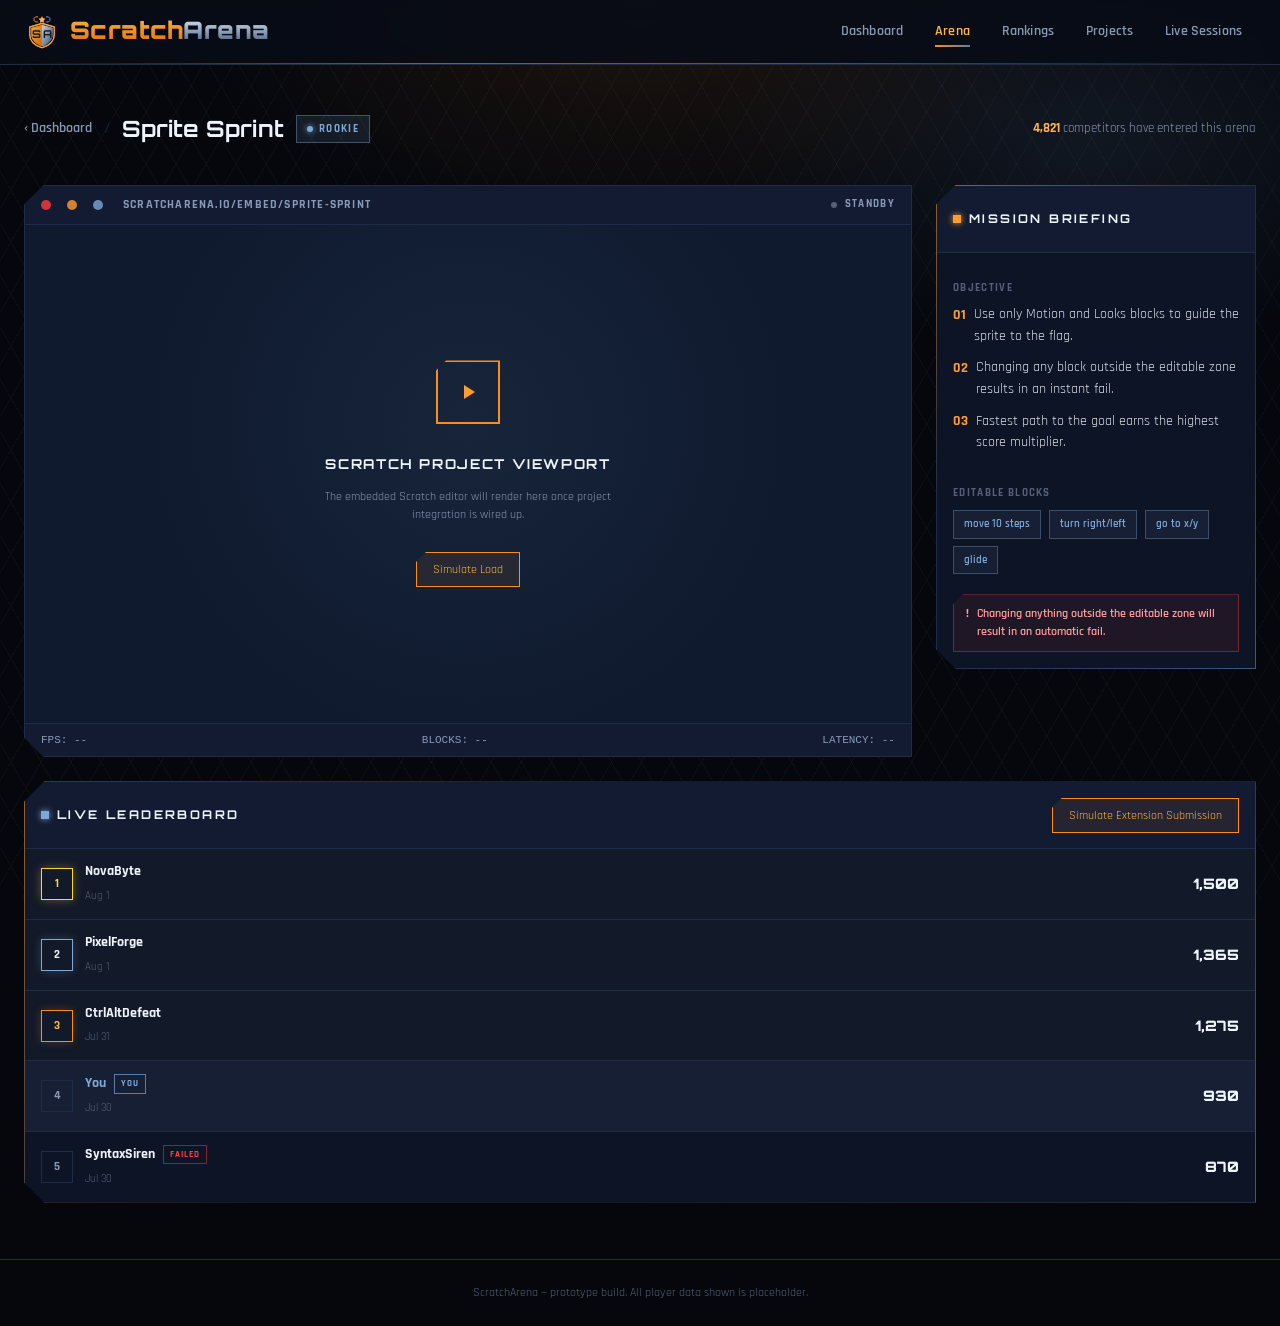
<file: Website/arena.html>
<!doctype html>
<html lang="en">
<head>
  <meta charset="UTF-8" />
  <meta name="viewport" content="width=device-width, initial-scale=1.0" />
  <title>Arena — ScratchArena</title>
  <meta name="description" content="Enter the arena: view the mission briefing, run the challenge, and climb the live leaderboard." />

  <link rel="preconnect" href="https://fonts.googleapis.com" />
  <link rel="preconnect" href="https://fonts.gstatic.com" crossorigin />
  <link href="https://fonts.googleapis.com/css2?family=Orbitron:wght@500;700;800;900&family=Rajdhani:wght@400;500;600;700&display=swap" rel="stylesheet" />

  <link rel="stylesheet" href="css/style.css" />
</head>
<body>
  <div class="sa-bg-field"></div>
  <div id="navbar-root"></div>

  <main>
    <div class="arena-header" id="arena-header"></div>

    <div class="arena-layout container">
      <div id="viewer-root"></div>
      <div class="panel-sticky" id="instructions-root"></div>
    </div>

    <div class="container" style="padding: 0 24px 56px;" id="leaderboard-root"></div>
  </main>

  <div id="footer-root"></div>

  <script src="js/data.js"></script>
  <script src="js/extensionApi.js"></script>
  <script src="js/components.js"></script>
  <script src="js/arena.js"></script>
</body>
</html>
</file>
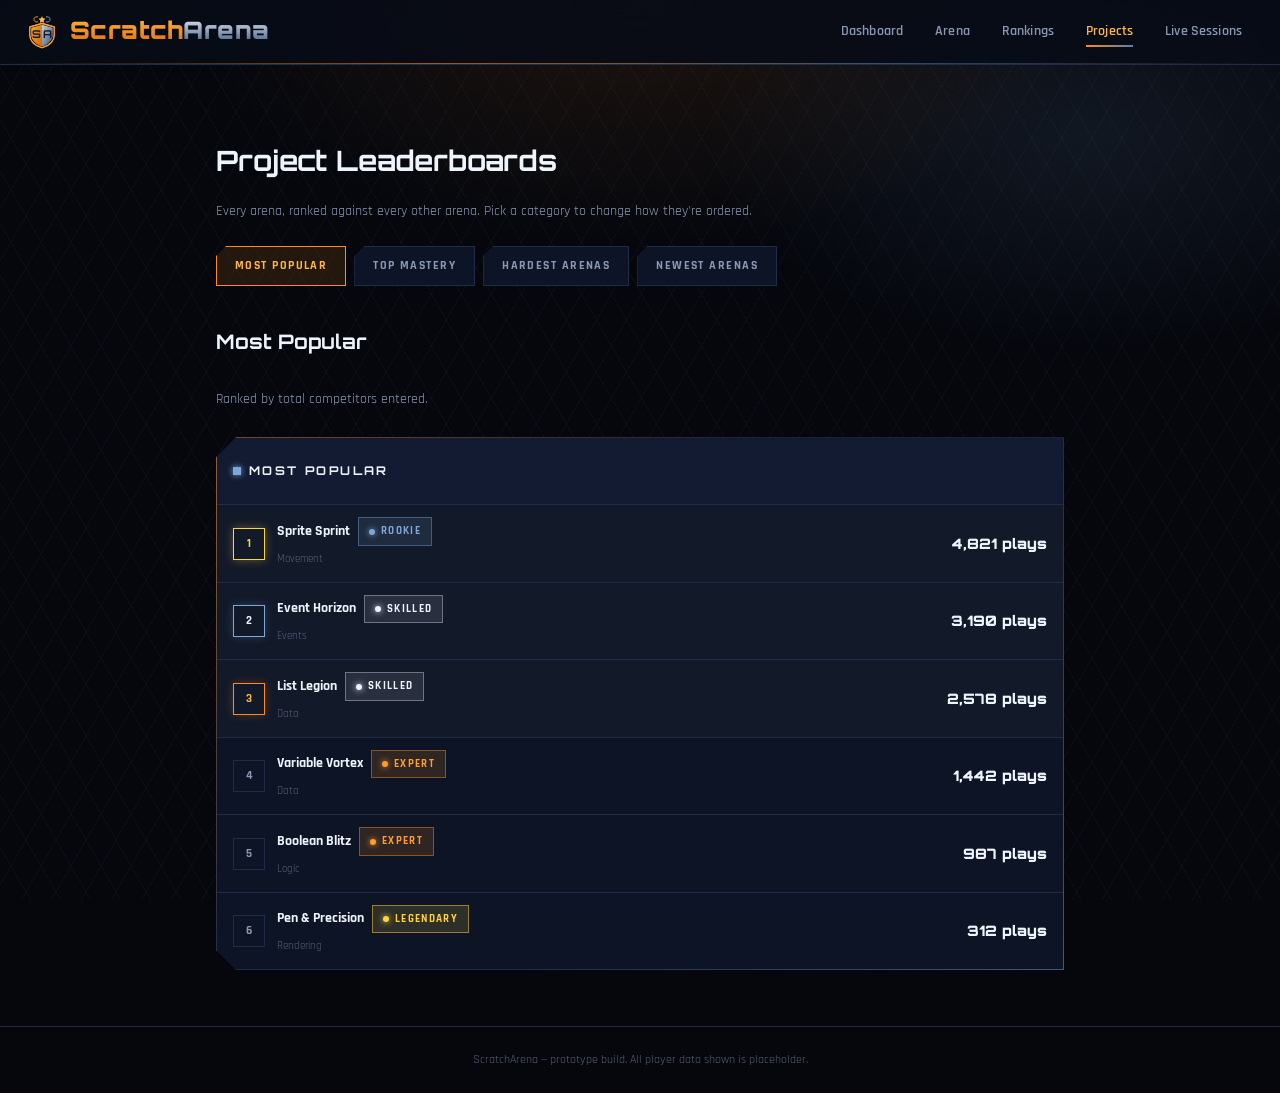
<file: Website/projects.html>
<!doctype html>
<html lang="en">
<head>
  <meta charset="UTF-8" />
  <meta name="viewport" content="width=device-width, initial-scale=1.0" />
  <title>Project Leaderboards — ScratchArena</title>
  <meta name="description" content="Rank ScratchArena's challenge arenas against each other by popularity, mastery, difficulty, and more." />

  <link rel="preconnect" href="https://fonts.googleapis.com" />
  <link rel="preconnect" href="https://fonts.gstatic.com" crossorigin />
  <link href="https://fonts.googleapis.com/css2?family=Orbitron:wght@500;700;800;900&family=Rajdhani:wght@400;500;600;700&display=swap" rel="stylesheet" />

  <link rel="stylesheet" href="css/style.css" />
</head>
<body>
  <div class="sa-bg-field"></div>
  <div id="navbar-root"></div>

  <main>
    <div class="container-narrow section">
      <div class="fade-in-up">
        <h1 class="section-title" style="font-size:1.75rem;">Project Leaderboards</h1>
        <p class="section-desc">Every arena, ranked against every other arena. Pick a category to change how they're ordered.</p>
      </div>

      <div class="rankings-tabs fade-in-up" style="animation-delay:0.08s; margin-top:24px;" id="projects-tabs"></div>

      <div id="projects-board-root"></div>
    </div>
  </main>

  <div id="footer-root"></div>

  <script src="js/data.js"></script>
  <script src="js/extensionApi.js"></script>
  <script src="js/components.js"></script>
  <script src="js/projects.js"></script>
</body>
</html>
</file>
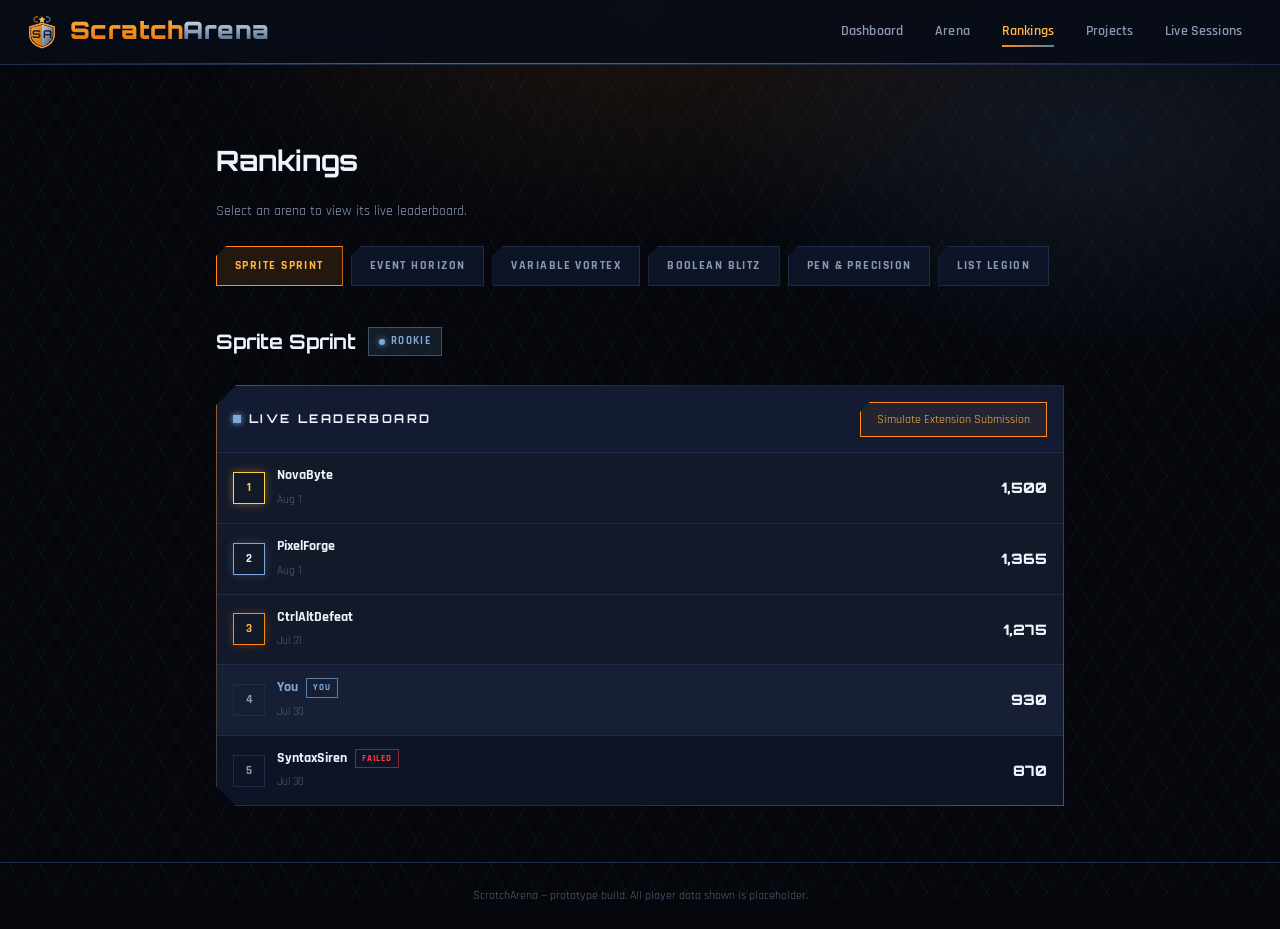
<file: Website/rankings.html>
<!doctype html>
<html lang="en">
<head>
  <meta charset="UTF-8" />
  <meta name="viewport" content="width=device-width, initial-scale=1.0" />
  <title>Rankings — ScratchArena</title>
  <meta name="description" content="Browse the live leaderboard for every ScratchArena challenge." />

  <link rel="preconnect" href="https://fonts.googleapis.com" />
  <link rel="preconnect" href="https://fonts.gstatic.com" crossorigin />
  <link href="https://fonts.googleapis.com/css2?family=Orbitron:wght@500;700;800;900&family=Rajdhani:wght@400;500;600;700&display=swap" rel="stylesheet" />

  <link rel="stylesheet" href="css/style.css" />
</head>
<body>
  <div class="sa-bg-field"></div>
  <div id="navbar-root"></div>

  <main>
    <div class="container-narrow section">
      <div class="fade-in-up">
        <h1 class="section-title" style="font-size:1.75rem;">Rankings</h1>
        <p class="section-desc">Select an arena to view its live leaderboard.</p>
      </div>

      <div class="rankings-tabs fade-in-up" style="animation-delay:0.08s; margin-top:24px;" id="rankings-tabs"></div>

      <div id="rankings-board-root"></div>
    </div>
  </main>

  <div id="footer-root"></div>

  <script src="js/data.js"></script>
  <script src="js/extensionApi.js"></script>
  <script src="js/components.js"></script>
  <script src="js/rankings.js"></script>
</body>
</html>
</file>
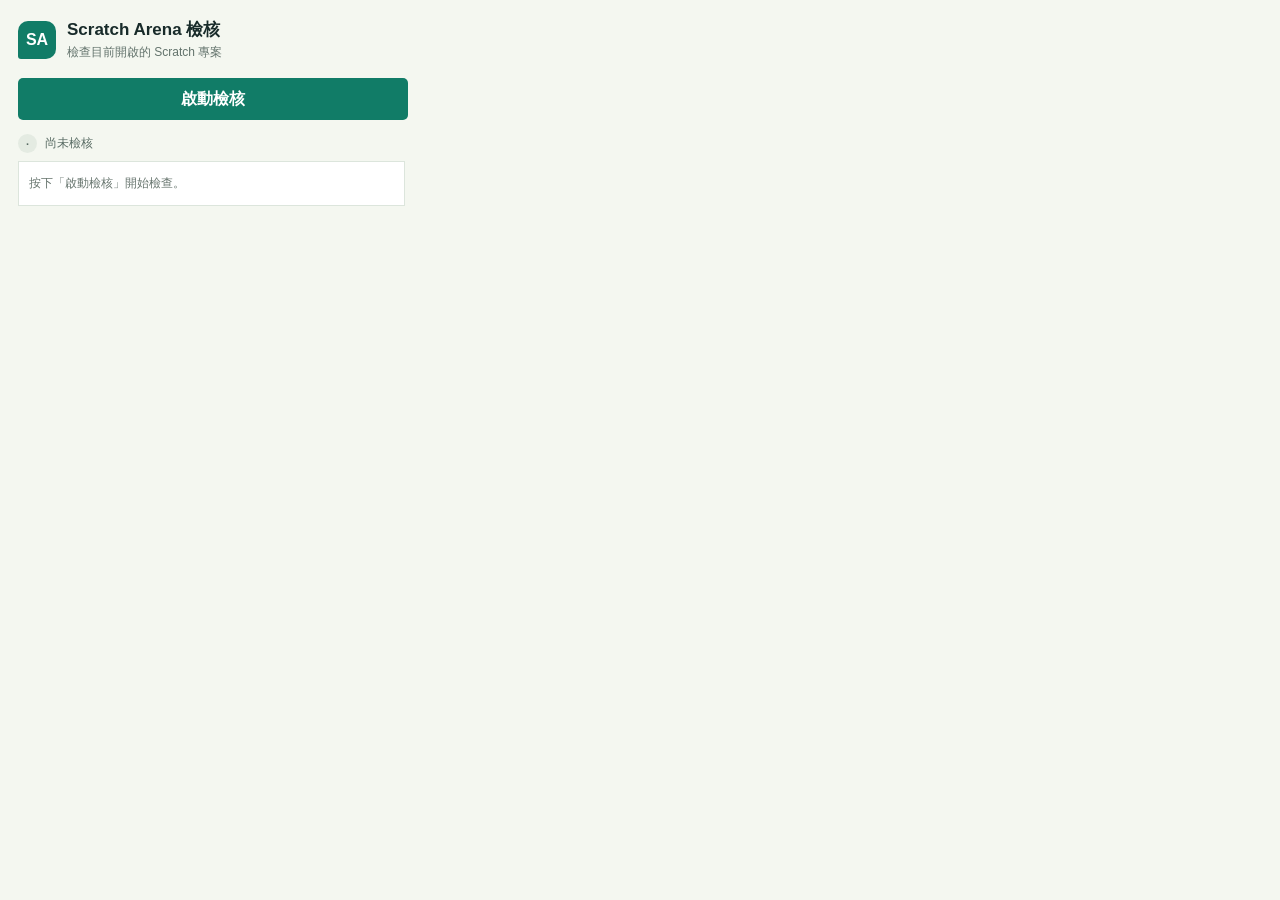
<file: extensions/scratch-arena-quiz-checker/popup.html>
<!DOCTYPE html>
<html lang="zh-TW">
<head>
  <meta charset="UTF-8">
  <meta name="viewport" content="width=device-width, initial-scale=1">
  <title>Scratch Arena 檢核</title>
  <style>
    :root {
      color-scheme: light;
      font-family: ui-rounded, "Avenir Next", "Segoe UI", sans-serif;
      color: #182b2a;
      background: #f4f7f0;
    }
    body { width: 390px; margin: 0; padding: 18px; }
    header { display: flex; align-items: center; gap: 11px; margin-bottom: 17px; }
    .mark { display: grid; width: 38px; height: 38px; place-items: center; color: #fff; background: #117c67; border-radius: 10px 10px 10px 3px; font-weight: 800; }
    h1 { margin: 0; font-size: 17px; }
    .subtitle { margin: 3px 0 0; color: #63736c; font-size: 12px; }
    button { width: 100%; min-height: 42px; color: white; background: #117c67; border: 0; border-radius: 5px; cursor: pointer; font: inherit; font-weight: 700; }
    button:hover { background: #0c6655; }
    button:disabled { cursor: wait; opacity: .65; }
    #summary { display: flex; align-items: center; gap: 8px; margin: 14px 0 8px; color: #586b63; font-size: 12px; }
    #summary[data-state="pass"] { color: #117c67; }
    #summary[data-state="fail"] { color: #a83e37; }
    .summary-mark { display: grid; width: 19px; height: 19px; place-items: center; background: #e4ebe2; border-radius: 50%; font-size: 11px; font-weight: 800; }
    #summary[data-state="pass"] .summary-mark { color: #fff; background: #16805d; }
    #summary[data-state="fail"] .summary-mark { color: #fff; background: #b54e46; }
    #results { display: grid; max-height: 440px; overflow: auto; padding-right: 3px; }
    .group { padding: 10px 1px 7px; border-top: 1px solid #d6dfd6; }
    .group-heading { display: flex; min-width: 0; align-items: center; gap: 8px; margin-bottom: 3px; }
    .group-kind { display: grid; width: 27px; height: 27px; flex: 0 0 27px; place-items: center; color: #116c5d; background: #dbeee5; border-radius: 6px 6px 6px 2px; font-size: 9px; font-weight: 800; }
    .group[data-kind="stage"] .group-kind { color: #81551c; background: #f3e9d5; }
    .group-name { min-width: 0; flex: 1; overflow-wrap: anywhere; font-size: 13px; font-weight: 800; }
    .group-count { flex-shrink: 0; color: #68776f; font-size: 10px; font-variant-numeric: tabular-nums; }
    .group-count[data-state="pass"] { color: #117c67; }
    .group-count[data-state="fail"] { color: #a83e37; }
    .result { display: grid; grid-template-columns: 17px minmax(0, 1fr); gap: 7px; padding: 7px 3px 7px 35px; border-bottom: 1px solid #e7ece6; }
    .result:last-child { border-bottom: 0; }
    .icon { display: grid; width: 16px; height: 16px; place-items: center; color: #fff; background: #b54e46; border-radius: 50%; font-size: 10px; font-weight: 800; }
    .result.pass .icon { background: #16805d; }
    .label { font-size: 11px; font-weight: 700; line-height: 1.35; }
    .detail { margin-top: 2px; color: #67756e; font-size: 10px; line-height: 1.4; }
    .empty { padding: 13px 10px; color: #67756e; background: #fff; border: 1px solid #dce5dc; font-size: 12px; }
  </style>
</head>
<body>
  <header>
    <div class="mark" aria-hidden="true">SA</div>
    <div>
      <h1>Scratch Arena 檢核</h1>
      <p class="subtitle">檢查目前開啟的 Scratch 專案</p>
    </div>
  </header>
  <button id="start-check" type="button">啟動檢核</button>
  <div id="summary" role="status" data-state="idle"><span class="summary-mark" aria-hidden="true">·</span><span>尚未檢核</span></div>
  <div id="results" aria-live="polite">
    <div class="empty">按下「啟動檢核」開始檢查。</div>
  </div>
  <script src="popup.js"></script>
</body>
</html>
</file>
<file: Website/css/style.css>
/* ==========================================================================
   ScratchArena — static prototype stylesheet
   Palette extracted from the shield logo. No build step: plain CSS.
   ========================================================================== */

:root {
  --ease: cubic-bezier(0.4, 0, 0.2, 1);
  --ease-out: cubic-bezier(0.16, 1, 0.3, 1);

  /* backgrounds */
  --sa-void: #05070d;
  --sa-bg: #080c17;
  --sa-panel: #0d1425;
  --sa-panel-light: #121b32;
  --sa-panel-border: #1e2c47;

  /* navy / steel — the "A" side of the shield */
  --sa-navy-900: #0f1a2e;
  --sa-navy-800: #182741;
  --sa-navy-700: #24344a;
  --sa-steel-500: #3d5a80;
  --sa-steel-400: #5b7ea8;
  --sa-steel-300: #7ea8d8;
  --sa-ice-100: #eef4fb;

  /* orange — the "S" side of the shield */
  --sa-orange-700: #b34d00;
  --sa-orange-600: #e56f00;
  --sa-orange-500: #ff8c1a;
  --sa-orange-400: #ff9d2e;
  --sa-orange-300: #ffb648;

  --sa-danger: #ff3b3b;
  --sa-gold: #ffd23f;

  --sa-mute: #8a99b3;
  --sa-mute-dim: #566078;

  --font-display: "Orbitron", "Rajdhani", sans-serif;
  --font-body: "Rajdhani", Arial, Helvetica, sans-serif;
}

* {
  box-sizing: border-box;
}

html {
  color-scheme: dark;
  scroll-behavior: smooth;
}

body {
  margin: 0;
  min-height: 100dvh;
  display: flex;
  flex-direction: column;
  background: var(--sa-void);
  color: var(--sa-ice-100);
  font-family: var(--font-body);
  font-size: 16px;
  line-height: 1.5;
  -webkit-font-smoothing: antialiased;
}

main {
  flex: 1;
  display: flex;
  flex-direction: column;
}

a {
  color: inherit;
  text-decoration: none;
}

button {
  font: inherit;
  cursor: pointer;
}

ul {
  margin: 0;
  padding: 0;
  list-style: none;
}

img,
svg {
  display: block;
  max-width: 100%;
}

/* background field: hex grid + soft glow, matches the logo's dark backdrop */
.sa-bg-field {
  position: fixed;
  inset: 0;
  z-index: -10;
  background-color: var(--sa-void);
  background-image: radial-gradient(ellipse 60% 45% at 50% 0%, rgba(255, 140, 26, 0.1), transparent 60%),
    radial-gradient(ellipse 50% 40% at 85% 15%, rgba(126, 168, 216, 0.1), transparent 60%),
    repeating-linear-gradient(120deg, rgba(126, 168, 216, 0.045) 0px, rgba(126, 168, 216, 0.045) 1px, transparent 1px, transparent 26px),
    repeating-linear-gradient(60deg, rgba(126, 168, 216, 0.045) 0px, rgba(126, 168, 216, 0.045) 1px, transparent 1px, transparent 26px);
}

.sa-scanlines {
  background-image: repeating-linear-gradient(to bottom, rgba(238, 244, 251, 0.025) 0px, rgba(238, 244, 251, 0.025) 1px, transparent 1px, transparent 3px);
}

::selection {
  background: var(--sa-orange-500);
  color: var(--sa-navy-900);
}

::-webkit-scrollbar {
  width: 10px;
  height: 10px;
}
::-webkit-scrollbar-track {
  background: var(--sa-bg);
}
::-webkit-scrollbar-thumb {
  background: var(--sa-navy-700);
  border-radius: 0;
  transition: background 0.2s var(--ease);
}
::-webkit-scrollbar-thumb:hover {
  background: var(--sa-steel-500);
}

.font-display {
  font-family: var(--font-display);
}

.grad-text-orange {
  background-image: linear-gradient(180deg, var(--sa-orange-300), var(--sa-orange-600));
  -webkit-background-clip: text;
  background-clip: text;
  color: transparent;
}

.grad-text-steel {
  background-image: linear-gradient(180deg, var(--sa-ice-100), var(--sa-steel-500));
  -webkit-background-clip: text;
  background-clip: text;
  color: transparent;
}

.container {
  width: 100%;
  max-width: 1280px;
  margin: 0 auto;
  padding: 0 24px;
}

.container-narrow {
  width: 100%;
  max-width: 896px;
  margin: 0 auto;
  padding: 0 24px;
}

/* angled "battle pass" clip shapes */
.clip-card {
  clip-path: polygon(0 14px, 14px 0, 100% 0, 100% calc(100% - 14px), calc(100% - 14px) 100%, 0 100%);
}
.clip-panel {
  clip-path: polygon(0 20px, 20px 0, 100% 0, 100% 100%, 20px 100%, 0 calc(100% - 20px));
}
.clip-btn {
  clip-path: polygon(0 10px, 10px 0, 100% 0, 100% 100%, calc(100% - 10px) 100%, 0 100%);
}

.glow-border {
  position: relative;
  border: 1px solid var(--sa-panel-border);
}
.glow-border::before {
  content: "";
  position: absolute;
  inset: -1px;
  padding: 1px;
  background: linear-gradient(135deg, var(--sa-orange-500), transparent 40%, transparent 60%, var(--sa-steel-400));
  -webkit-mask: linear-gradient(#000 0 0) content-box, linear-gradient(#000 0 0);
  -webkit-mask-composite: xor;
  mask-composite: exclude;
  opacity: 0.55;
  pointer-events: none;
}

/* ==========================================================================
   Navbar
   ========================================================================== */

.navbar {
  position: sticky;
  top: 0;
  z-index: 50;
  border-bottom: 1px solid var(--sa-panel-border);
  background: rgba(8, 12, 23, 0.85);
  backdrop-filter: blur(10px);
  -webkit-backdrop-filter: blur(10px);
}
.navbar::after {
  content: "";
  position: absolute;
  inset-inline: 0;
  bottom: 0;
  height: 1px;
  background: linear-gradient(90deg, transparent, var(--sa-orange-500), var(--sa-steel-400), transparent);
  opacity: 0.6;
}

.navbar-inner {
  height: 64px;
  display: flex;
  align-items: center;
  justify-content: space-between;
  gap: 16px;
}

.brand {
  display: flex;
  align-items: center;
  gap: 10px;
  flex-shrink: 0;
  transition: opacity 0.2s var(--ease);
}
.brand:hover {
  opacity: 0.85;
}

.wordmark {
  font-family: var(--font-display);
  font-weight: 900;
  letter-spacing: 0.02em;
  font-size: 1.5rem;
  line-height: 1;
}

.wordmark-sub {
  font-size: 10px;
  letter-spacing: 0.35em;
  color: var(--sa-mute);
  font-weight: 700;
  margin-top: 4px;
  text-transform: uppercase;
}

.nav-links {
  display: none;
  align-items: center;
  gap: 4px;
  font-size: 0.9rem;
  font-weight: 600;
  letter-spacing: 0.01em;
}

@media (min-width: 768px) {
  .nav-links {
    display: flex;
  }
}

.nav-link {
  position: relative;
  padding: 8px 14px;
  color: var(--sa-mute);
  transition: color 0.25s var(--ease);
}
.nav-link::after {
  content: "";
  position: absolute;
  left: 14px;
  right: 14px;
  bottom: 4px;
  height: 2px;
  background: linear-gradient(90deg, var(--sa-orange-500), var(--sa-steel-400));
  transform: scaleX(0);
  transform-origin: left;
  transition: transform 0.3s var(--ease-out);
}
.nav-link:hover {
  color: var(--sa-orange-300);
}
.nav-link:hover::after,
.nav-link.active::after {
  transform: scaleX(1);
}
.nav-link.active {
  color: var(--sa-orange-300);
}

/* ==========================================================================
   Buttons
   ========================================================================== */

.btn {
  display: inline-flex;
  align-items: center;
  justify-content: center;
  gap: 8px;
  padding: 12px 26px;
  font-weight: 700;
  font-size: 0.85rem;
  text-transform: uppercase;
  letter-spacing: 0.12em;
  border: none;
  background: none;
  transition: transform 0.2s var(--ease), box-shadow 0.25s var(--ease), border-color 0.25s var(--ease), background-color 0.25s var(--ease), color 0.25s var(--ease);
  will-change: transform;
}
.btn:active {
  transform: scale(0.97);
}

.btn-primary {
  background: linear-gradient(135deg, var(--sa-orange-500), var(--sa-orange-600));
  color: var(--sa-navy-900);
  box-shadow: 0 0 0 rgba(255, 140, 26, 0);
}
.btn-primary:hover {
  box-shadow: 0 0 28px rgba(255, 140, 26, 0.45);
  transform: translateY(-2px);
}
.btn-primary:active {
  transform: translateY(0) scale(0.97);
}

.btn-outline {
  border: 1px solid var(--sa-panel-border);
  color: var(--sa-ice-100);
}
.btn-outline:hover {
  border-color: var(--sa-steel-400);
  background: rgba(126, 168, 216, 0.06);
  transform: translateY(-2px);
}

.btn-accent {
  border: 1px solid var(--sa-orange-500);
  color: var(--sa-orange-300);
  background: rgba(255, 140, 26, 0.08);
  padding: 8px 16px;
  font-size: 0.72rem;
}
.btn-accent:hover:not(:disabled) {
  background: rgba(255, 140, 26, 0.18);
  box-shadow: 0 0 16px rgba(255, 140, 26, 0.3);
}
.btn-accent:disabled {
  opacity: 0.5;
  cursor: default;
}

/* ==========================================================================
   Hero
   ========================================================================== */

.hero {
  position: relative;
  overflow: hidden;
  border-bottom: 1px solid var(--sa-panel-border);
}
.hero::before {
  content: "";
  position: absolute;
  inset: 0;
  opacity: 0.4;
  background: radial-gradient(ellipse 70% 60% at 50% -10%, rgba(255, 140, 26, 0.25), transparent 65%);
}

.hero-inner {
  position: relative;
  padding: 88px 24px 96px;
  display: flex;
  flex-direction: column;
  align-items: center;
  text-align: center;
  gap: 24px;
}

@media (max-width: 640px) {
  .hero-inner {
    padding: 64px 20px 72px;
  }
}

.hero-title {
  font-size: clamp(2.5rem, 6vw, 3.75rem);
  font-weight: 900;
  letter-spacing: 0.02em;
  line-height: 1;
}

.hero-sub {
  margin-top: 12px;
  font-size: clamp(0.7rem, 1.5vw, 0.85rem);
  letter-spacing: 0.4em;
  text-transform: uppercase;
  color: var(--sa-mute);
  font-weight: 700;
}

.hero-desc {
  max-width: 560px;
  color: var(--sa-mute);
  font-size: 1rem;
}

.hero-actions {
  display: flex;
  align-items: center;
  gap: 12px;
  margin-top: 8px;
  flex-wrap: wrap;
  justify-content: center;
}

/* ==========================================================================
   Stats strip
   ========================================================================== */

.stats-strip {
  border-bottom: 1px solid var(--sa-panel-border);
  background: var(--sa-bg);
}
.stats-grid {
  padding: 20px 24px;
  display: grid;
  grid-template-columns: repeat(2, 1fr);
  gap: 16px;
  text-align: center;
}
@media (min-width: 640px) {
  .stats-grid {
    grid-template-columns: repeat(4, 1fr);
  }
}

.stat-value {
  font-family: var(--font-display);
  font-size: clamp(1.25rem, 2.4vw, 1.5rem);
  font-weight: 900;
  color: var(--sa-ice-100);
}
.stat-value.accent {
  color: var(--sa-orange-400);
}

.stat-label {
  margin-top: 4px;
  font-size: 11px;
  letter-spacing: 0.15em;
  text-transform: uppercase;
  color: var(--sa-mute-dim);
  font-weight: 700;
}

/* ==========================================================================
   Level grid & cards
   ========================================================================== */

.section {
  padding: 56px 24px;
}

.section-header {
  display: flex;
  align-items: flex-end;
  justify-content: space-between;
  flex-wrap: wrap;
  gap: 12px;
  margin-bottom: 24px;
}

.section-title {
  font-family: var(--font-display);
  font-size: 1.5rem;
  font-weight: 700;
  color: var(--sa-ice-100);
}

.section-desc {
  margin-top: 4px;
  font-size: 0.9rem;
  color: var(--sa-mute);
}

.level-grid {
  display: grid;
  grid-template-columns: 1fr;
  gap: 20px;
}
@media (min-width: 640px) {
  .level-grid {
    grid-template-columns: repeat(2, 1fr);
  }
}
@media (min-width: 1024px) {
  .level-grid {
    grid-template-columns: repeat(3, 1fr);
  }
}

.level-card {
  position: relative;
  display: block;
  border: 1px solid var(--sa-panel-border);
  background: var(--sa-panel);
  transition: border-color 0.3s var(--ease), transform 0.3s var(--ease-out), box-shadow 0.3s var(--ease);
  opacity: 0;
  transform: translateY(14px);
  animation: card-in 0.6s var(--ease-out) forwards;
}
.level-card:hover {
  border-color: rgba(255, 140, 26, 0.7);
  transform: translateY(-6px);
  box-shadow: 0 12px 32px -12px rgba(0, 0, 0, 0.6), 0 0 22px rgba(255, 140, 26, 0.22);
}

@keyframes card-in {
  to {
    opacity: 1;
    transform: translateY(0);
  }
}

.level-thumb {
  position: relative;
  height: 128px;
  display: flex;
  align-items: flex-end;
  justify-content: space-between;
  padding: 12px;
  overflow: hidden;
}
.level-thumb::after {
  content: "";
  position: absolute;
  inset: 0;
  background: rgba(0, 0, 0, 0);
  transition: background 0.3s var(--ease);
}
.level-card:hover .level-thumb::after {
  background: rgba(0, 0, 0, 0.05);
}

.level-tag {
  font-size: 10px;
  font-weight: 700;
  letter-spacing: 0.15em;
  text-transform: uppercase;
  color: rgba(255, 255, 255, 0.85);
  background: rgba(0, 0, 0, 0.3);
  padding: 4px 8px;
}

.level-body {
  padding: 16px;
  display: flex;
  flex-direction: column;
  gap: 12px;
}

.level-name {
  font-family: var(--font-display);
  font-size: 1.1rem;
  font-weight: 700;
  color: var(--sa-ice-100);
  transition: color 0.25s var(--ease);
}
.level-card:hover .level-name {
  color: var(--sa-orange-300);
}

.level-tagline {
  margin-top: 2px;
  font-size: 0.85rem;
  color: var(--sa-mute);
}

.level-score-row {
  display: flex;
  align-items: center;
  justify-content: space-between;
  font-size: 0.75rem;
}
.level-score-label {
  color: var(--sa-mute-dim);
  text-transform: uppercase;
  letter-spacing: 0.08em;
  font-weight: 600;
}
.level-score-value {
  font-family: var(--font-display);
  font-weight: 700;
  color: var(--sa-orange-300);
}
.level-score-value .max {
  color: var(--sa-mute-dim);
}

.score-bar-track {
  height: 6px;
  width: 100%;
  background: var(--sa-navy-800);
  overflow: hidden;
}
.score-bar-fill {
  height: 100%;
  background: linear-gradient(90deg, var(--sa-orange-600), var(--sa-orange-300));
  box-shadow: 0 0 8px rgba(255, 140, 26, 0.6);
  width: 0%;
  transition: width 1s var(--ease-out);
}

.level-footer {
  display: flex;
  align-items: center;
  justify-content: space-between;
  padding-top: 2px;
}
.level-footer-hint {
  font-size: 11px;
  color: var(--sa-mute-dim);
}
.level-footer-arrow {
  color: var(--sa-orange-400);
  font-weight: 700;
  font-size: 0.9rem;
  transition: transform 0.25s var(--ease-out);
}
.level-card:hover .level-footer-arrow {
  transform: translateX(4px);
}

/* ==========================================================================
   Difficulty badge
   ========================================================================== */

.badge-difficulty {
  display: inline-flex;
  align-items: center;
  gap: 6px;
  padding: 5px 10px;
  font-size: 11px;
  font-weight: 700;
  text-transform: uppercase;
  letter-spacing: 0.12em;
  border: 1px solid;
}
.badge-dot {
  width: 6px;
  height: 6px;
  border-radius: 50%;
  animation: dot-pulse 2.2s ease-in-out infinite;
}
@keyframes dot-pulse {
  0%, 100% { opacity: 1; transform: scale(1); }
  50% { opacity: 0.55; transform: scale(0.8); }
}

.badge-rookie { color: var(--sa-steel-300); background: rgba(126, 168, 216, 0.12); border-color: rgba(126, 168, 216, 0.4); }
.badge-skilled { color: var(--sa-ice-100); background: rgba(238, 244, 251, 0.1); border-color: rgba(238, 244, 251, 0.35); }
.badge-expert { color: var(--sa-orange-400); background: rgba(255, 140, 26, 0.14); border-color: rgba(255, 140, 26, 0.45); }
.badge-legendary { color: var(--sa-gold); background: rgba(255, 210, 63, 0.14); border-color: rgba(255, 210, 63, 0.5); }

/* ==========================================================================
   Arena page
   ========================================================================== */

.arena-header {
  display: flex;
  flex-direction: column;
  gap: 12px;
  padding: 32px 24px 0;
}
@media (min-width: 640px) {
  .arena-header {
    flex-direction: row;
    align-items: center;
    justify-content: space-between;
  }
}
.arena-crumbs {
  display: flex;
  align-items: center;
  gap: 12px;
  flex-wrap: wrap;
}
.crumb-link {
  color: var(--sa-mute);
  font-weight: 600;
  font-size: 0.9rem;
  transition: color 0.2s var(--ease);
}
.crumb-link:hover {
  color: var(--sa-orange-300);
}
.crumb-sep {
  color: var(--sa-panel-border);
}
.arena-title {
  font-family: var(--font-display);
  font-size: 1.4rem;
  font-weight: 700;
  color: var(--sa-ice-100);
}
.arena-meta {
  font-size: 0.8rem;
  color: var(--sa-mute);
}
.arena-meta strong {
  color: var(--sa-orange-300);
  font-weight: 700;
}

.arena-layout {
  padding: 24px;
  display: grid;
  grid-template-columns: 1fr;
  gap: 24px;
  align-items: start;
}
@media (min-width: 1024px) {
  .arena-layout {
    grid-template-columns: 1fr 320px;
  }
}

.panel-sticky {
  position: sticky;
  top: 80px;
}

/* viewer */
.viewer {
  background: var(--sa-panel);
  overflow: hidden;
}
.viewer-topbar {
  display: flex;
  align-items: center;
  justify-content: space-between;
  padding: 10px 16px;
  border-bottom: 1px solid var(--sa-panel-border);
  background: var(--sa-panel-light);
}
.viewer-dots {
  display: flex;
  align-items: center;
  gap: 8px;
}
.viewer-dot {
  width: 10px;
  height: 10px;
  border-radius: 50%;
}
.viewer-url {
  margin-left: 12px;
  font-size: 12px;
  font-weight: 700;
  letter-spacing: 0.1em;
  text-transform: uppercase;
  color: var(--sa-mute);
}
.viewer-status {
  display: flex;
  align-items: center;
  gap: 8px;
  font-size: 11px;
  font-weight: 700;
  letter-spacing: 0.12em;
  text-transform: uppercase;
  color: var(--sa-mute);
}
.status-dot {
  width: 6px;
  height: 6px;
  border-radius: 50%;
  background: var(--sa-mute-dim);
  transition: background-color 0.3s var(--ease), box-shadow 0.3s var(--ease);
}
.status-dot.live {
  background: var(--sa-orange-400);
  box-shadow: 0 0 8px var(--sa-orange-400);
  animation: dot-pulse 1.6s ease-in-out infinite;
}

.viewer-viewport {
  position: relative;
  aspect-ratio: 16 / 9;
  background: var(--sa-navy-900);
  display: flex;
  align-items: center;
  justify-content: center;
}
.viewer-viewport::before {
  content: "";
  position: absolute;
  inset: 0;
  opacity: 0.6;
  background: radial-gradient(circle at 50% 40%, rgba(126, 168, 216, 0.12), transparent 60%);
}
.viewer-content {
  position: relative;
  z-index: 1;
  display: flex;
  flex-direction: column;
  align-items: center;
  gap: 16px;
  text-align: center;
  padding: 0 24px;
}
.viewer-icon {
  width: 64px;
  height: 64px;
  display: flex;
  align-items: center;
  justify-content: center;
  border: 2px solid var(--sa-orange-500);
  transition: box-shadow 0.3s var(--ease), transform 0.3s var(--ease);
}
.viewer-icon:hover {
  box-shadow: 0 0 20px rgba(255, 140, 26, 0.4);
  transform: scale(1.05);
}
.viewer-heading {
  font-family: var(--font-display);
  font-size: 0.85rem;
  font-weight: 700;
  text-transform: uppercase;
  letter-spacing: 0.12em;
  color: var(--sa-ice-100);
}
.viewer-copy {
  margin-top: 4px;
  font-size: 12px;
  color: var(--sa-mute);
  max-width: 320px;
}

.viewer-footer {
  display: flex;
  align-items: center;
  justify-content: space-between;
  padding: 8px 16px;
  border-top: 1px solid var(--sa-panel-border);
  background: var(--sa-panel-light);
  font-size: 11px;
  color: var(--sa-mute);
  font-family: "Courier New", monospace;
}

/* HUD instructions panel */
.hud-panel {
  background: var(--sa-panel);
  display: flex;
  flex-direction: column;
}
.hud-header {
  display: flex;
  align-items: center;
  gap: 8px;
  padding: 12px 16px;
  border-bottom: 1px solid var(--sa-panel-border);
  background: var(--sa-panel-light);
}
.hud-dot {
  width: 8px;
  height: 8px;
  background: var(--sa-orange-400);
  box-shadow: 0 0 6px var(--sa-orange-400);
}
.hud-title {
  font-family: var(--font-display);
  font-size: 12px;
  font-weight: 700;
  text-transform: uppercase;
  letter-spacing: 0.2em;
  color: var(--sa-ice-100);
}
.hud-body {
  padding: 16px;
  display: flex;
  flex-direction: column;
  gap: 20px;
}
.hud-label {
  font-size: 11px;
  text-transform: uppercase;
  letter-spacing: 0.12em;
  color: var(--sa-mute-dim);
  font-weight: 700;
  margin-bottom: 8px;
}
.hud-list {
  display: flex;
  flex-direction: column;
  gap: 10px;
}
.hud-list li {
  display: flex;
  gap: 8px;
  font-size: 0.9rem;
  color: rgba(238, 244, 251, 0.9);
}
.hud-list .num {
  color: var(--sa-orange-400);
  font-weight: 700;
  flex-shrink: 0;
}
.block-chips {
  display: flex;
  flex-wrap: wrap;
  gap: 8px;
}
.block-chip {
  padding: 5px 10px;
  font-size: 11px;
  font-weight: 600;
  border: 1px solid rgba(126, 168, 216, 0.35);
  background: rgba(126, 168, 216, 0.08);
  color: var(--sa-steel-300);
  transition: background 0.2s var(--ease), border-color 0.2s var(--ease);
}
.block-chip:hover {
  background: rgba(126, 168, 216, 0.16);
  border-color: rgba(126, 168, 216, 0.55);
}
.warning-box {
  display: flex;
  gap: 8px;
  padding: 10px 12px;
  font-size: 12px;
  font-weight: 600;
  border: 1px solid rgba(255, 59, 59, 0.4);
  background: rgba(255, 59, 59, 0.08);
  color: #ff9b9b;
}

/* ==========================================================================
   Leaderboard
   ========================================================================== */

.leaderboard {
  background: var(--sa-panel);
}
.leaderboard-header {
  display: flex;
  align-items: center;
  justify-content: space-between;
  gap: 12px;
  flex-wrap: wrap;
  padding: 12px 16px;
  border-bottom: 1px solid var(--sa-panel-border);
  background: var(--sa-panel-light);
}
.leaderboard-title {
  display: flex;
  align-items: center;
  gap: 8px;
}
.leaderboard-dot {
  width: 8px;
  height: 8px;
  background: var(--sa-steel-300);
  box-shadow: 0 0 6px var(--sa-steel-300);
}
.leaderboard-heading {
  font-family: var(--font-display);
  font-size: 12px;
  font-weight: 700;
  text-transform: uppercase;
  letter-spacing: 0.2em;
  color: var(--sa-ice-100);
}

.leaderboard-rows {
  display: flex;
  flex-direction: column;
}
.leaderboard-row {
  display: flex;
  align-items: center;
  gap: 12px;
  padding: 12px 16px;
  border-bottom: 1px solid var(--sa-panel-border);
  transition: background-color 0.4s var(--ease), transform 0.4s var(--ease-out);
}
.leaderboard-row:last-child {
  border-bottom: none;
}
.leaderboard-row.current-user {
  background: rgba(126, 168, 216, 0.08);
}
.leaderboard-row.rank-glow {
  background: rgba(255, 255, 255, 0.02);
}
.leaderboard-row.just-updated {
  animation: row-flash 1.1s var(--ease-out);
}
@keyframes row-flash {
  0% { background-color: rgba(255, 140, 26, 0.28); }
  100% { background-color: transparent; }
}

/* project (arena) leaderboard rows are clickable links into that arena */
.project-row {
  cursor: pointer;
}
.project-row:hover {
  background: rgba(255, 140, 26, 0.07);
}
.project-row:hover .player-name {
  color: var(--sa-orange-300);
  transition: color 0.25s var(--ease);
}

.rank-badge {
  width: 32px;
  height: 32px;
  flex-shrink: 0;
  display: flex;
  align-items: center;
  justify-content: center;
  font-size: 12px;
  font-weight: 900;
  border: 1px solid var(--sa-panel-border);
  color: var(--sa-mute);
  transition: box-shadow 0.4s var(--ease), border-color 0.4s var(--ease), color 0.4s var(--ease);
}
.rank-badge.rank-1 { border-color: var(--sa-gold); color: var(--sa-gold); box-shadow: 0 0 10px rgba(255, 210, 63, 0.35); }
.rank-badge.rank-2 { border-color: var(--sa-steel-300); color: var(--sa-ice-100); box-shadow: 0 0 10px rgba(126, 168, 216, 0.25); }
.rank-badge.rank-3 { border-color: var(--sa-orange-500); color: var(--sa-orange-300); box-shadow: 0 0 10px rgba(255, 140, 26, 0.25); }

.leaderboard-player {
  flex: 1;
  min-width: 0;
}
.player-row {
  display: flex;
  align-items: center;
  gap: 8px;
}
.player-name {
  font-size: 0.9rem;
  font-weight: 700;
  color: var(--sa-ice-100);
  white-space: nowrap;
  overflow: hidden;
  text-overflow: ellipsis;
}
.player-name.is-user {
  color: var(--sa-steel-300);
}
.tag-you {
  font-size: 9px;
  font-weight: 700;
  text-transform: uppercase;
  letter-spacing: 0.12em;
  padding: 2px 6px;
  border: 1px solid var(--sa-steel-400);
  color: var(--sa-steel-300);
}
.tag-failed {
  font-size: 9px;
  font-weight: 700;
  text-transform: uppercase;
  letter-spacing: 0.12em;
  padding: 2px 6px;
  border: 1px solid rgba(255, 59, 59, 0.5);
  color: var(--sa-danger);
}
.player-date {
  font-size: 11px;
  color: var(--sa-mute-dim);
}
.player-score {
  font-family: var(--font-display);
  font-size: 0.9rem;
  font-weight: 900;
  color: var(--sa-ice-100);
  flex-shrink: 0;
}

/* ==========================================================================
   Live Sessions feed (Supabase-backed)
   ========================================================================== */

.session-rows {
  display: flex;
  flex-direction: column;
}
.session-row {
  display: flex;
  align-items: center;
  gap: 14px;
  padding: 12px 16px;
  border-bottom: 1px solid var(--sa-panel-border);
  transition: background-color 0.4s var(--ease);
}
.session-row:last-child {
  border-bottom: none;
}
.session-row.just-updated {
  animation: row-flash 1.4s var(--ease-out);
}
.session-player {
  flex: 1;
  min-width: 0;
  display: flex;
  flex-direction: column;
  gap: 2px;
}
.session-project-chip {
  flex-shrink: 0;
  font-family: "Courier New", monospace;
  max-width: 160px;
  overflow: hidden;
  text-overflow: ellipsis;
  white-space: nowrap;
}
.session-time {
  flex-shrink: 0;
  min-width: 56px;
  text-align: right;
  font-family: var(--font-display);
  font-size: 0.85rem;
  font-weight: 700;
  color: var(--sa-steel-300);
}
.session-empty {
  padding: 32px 16px;
  text-align: center;
  color: var(--sa-mute);
  font-size: 0.9rem;
}

.leaderboard-dot.flash {
  animation: dot-pulse 0.45s ease-in-out 2;
}

/* skeleton loading state */
.skeleton-bar {
  display: inline-block;
  height: 14px;
  border-radius: 2px;
  background: linear-gradient(90deg, var(--sa-navy-800) 25%, var(--sa-navy-700) 50%, var(--sa-navy-800) 75%);
  background-size: 200% 100%;
  animation: skeleton-shimmer 1.4s ease-in-out infinite;
}
@keyframes skeleton-shimmer {
  0% { background-position: 200% 0; }
  100% { background-position: -200% 0; }
}

@media (max-width: 480px) {
  .session-row {
    flex-wrap: wrap;
    gap: 8px 14px;
  }
  .session-time {
    text-align: left;
  }
}

/* ==========================================================================
   Rankings tabs
   ========================================================================== */

.rankings-tabs {
  display: flex;
  flex-wrap: wrap;
  gap: 8px;
}
.tab-btn {
  padding: 10px 18px;
  font-size: 12px;
  font-weight: 700;
  text-transform: uppercase;
  letter-spacing: 0.12em;
  border: 1px solid var(--sa-panel-border);
  background: var(--sa-panel);
  color: var(--sa-mute);
  transition: color 0.25s var(--ease), background-color 0.25s var(--ease), border-color 0.25s var(--ease), transform 0.2s var(--ease);
}
.tab-btn:hover {
  transform: translateY(-1px);
  color: var(--sa-ice-100);
}
.tab-btn.active {
  border-color: var(--sa-orange-500);
  background: rgba(255, 140, 26, 0.12);
  color: var(--sa-orange-300);
}

.rankings-board {
  display: flex;
  flex-direction: column;
  gap: 12px;
  margin-top: 24px;
  animation: fade-swap 0.35s var(--ease-out);
}
@keyframes fade-swap {
  from { opacity: 0; transform: translateY(6px); }
  to { opacity: 1; transform: translateY(0); }
}
.rankings-board-title {
  display: flex;
  align-items: center;
  gap: 12px;
  flex-wrap: wrap;
}

/* ==========================================================================
   Footer
   ========================================================================== */

.footer {
  border-top: 1px solid var(--sa-panel-border);
  padding: 24px;
  text-align: center;
  font-size: 12px;
  color: var(--sa-mute-dim);
}

/* ==========================================================================
   Entrance animation helpers
   ========================================================================== */

.fade-in-up {
  opacity: 0;
  transform: translateY(16px);
  animation: fade-in-up 0.7s var(--ease-out) forwards;
}
@keyframes fade-in-up {
  to {
    opacity: 1;
    transform: translateY(0);
  }
}

@media (prefers-reduced-motion: reduce) {
  *,
  *::before,
  *::after {
    animation-duration: 0.001ms !important;
    animation-iteration-count: 1 !important;
    transition-duration: 0.001ms !important;
    scroll-behavior: auto !important;
  }
}
</file>
